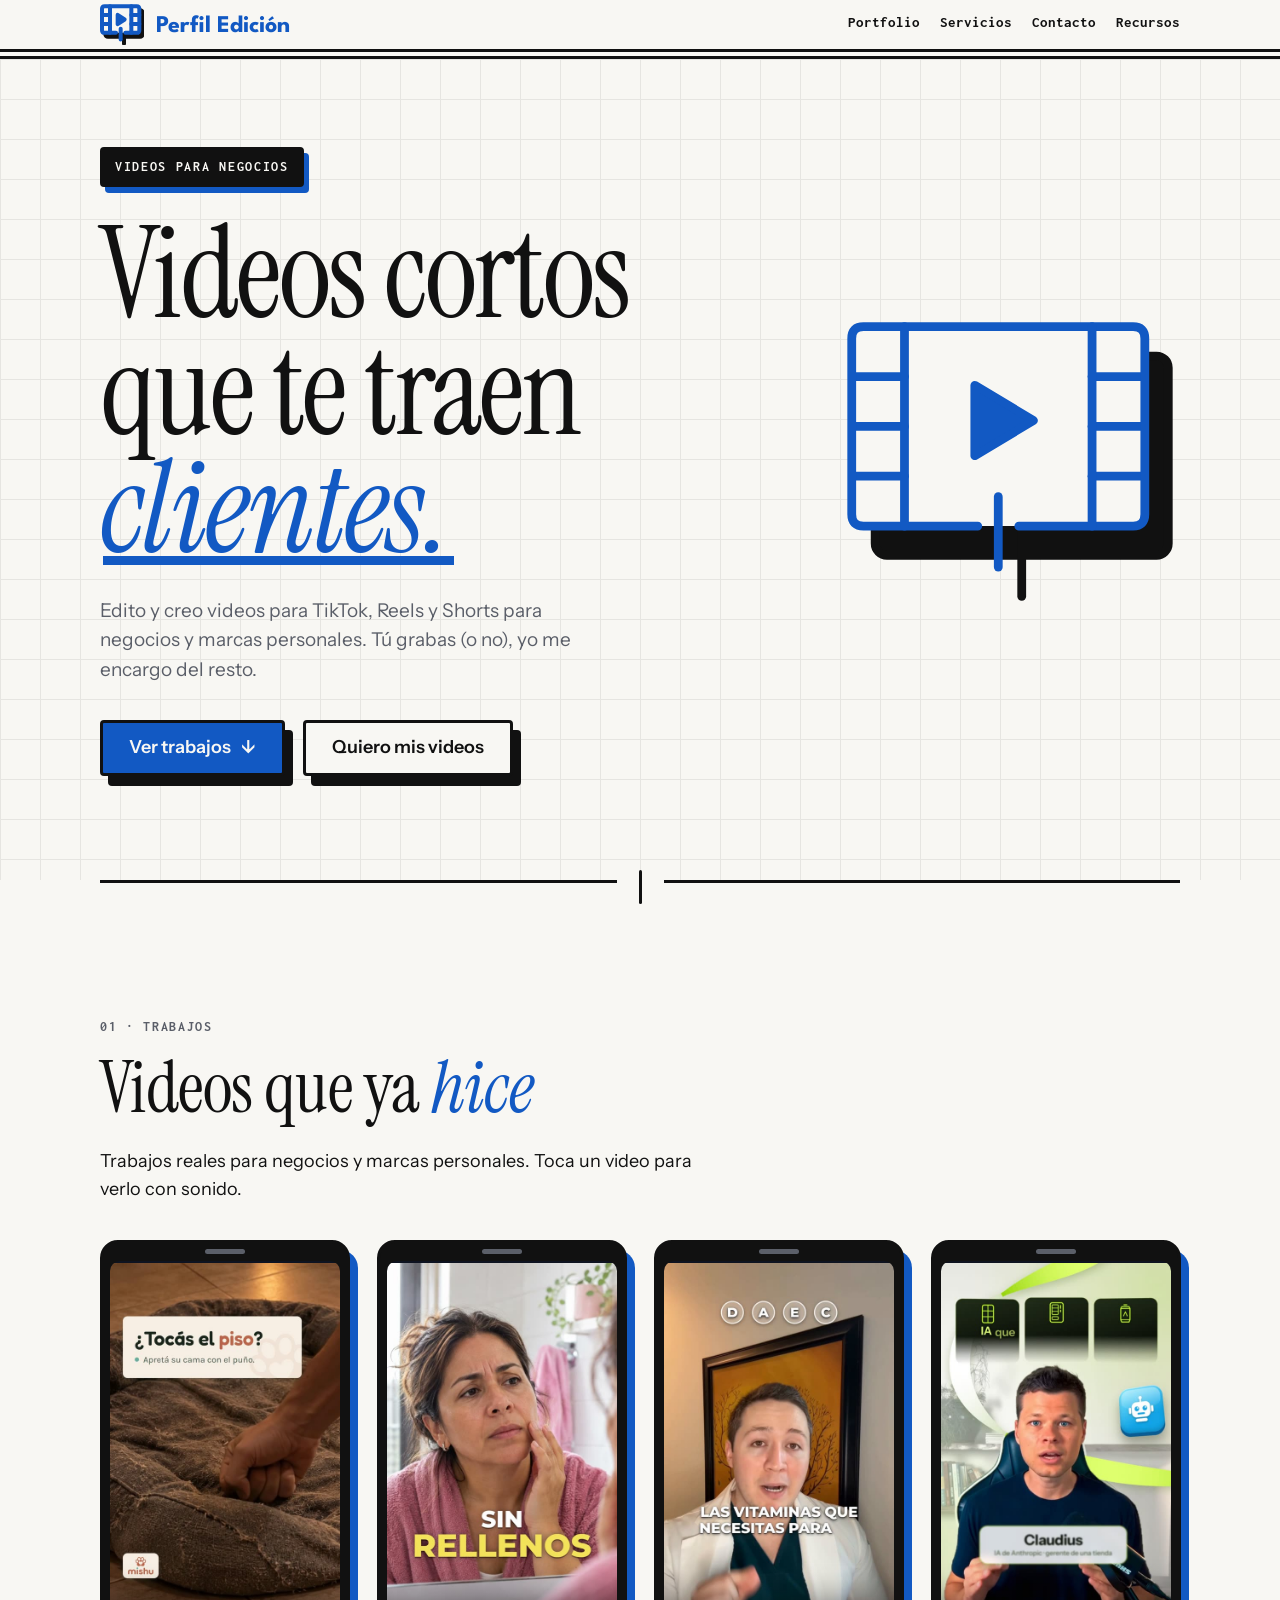
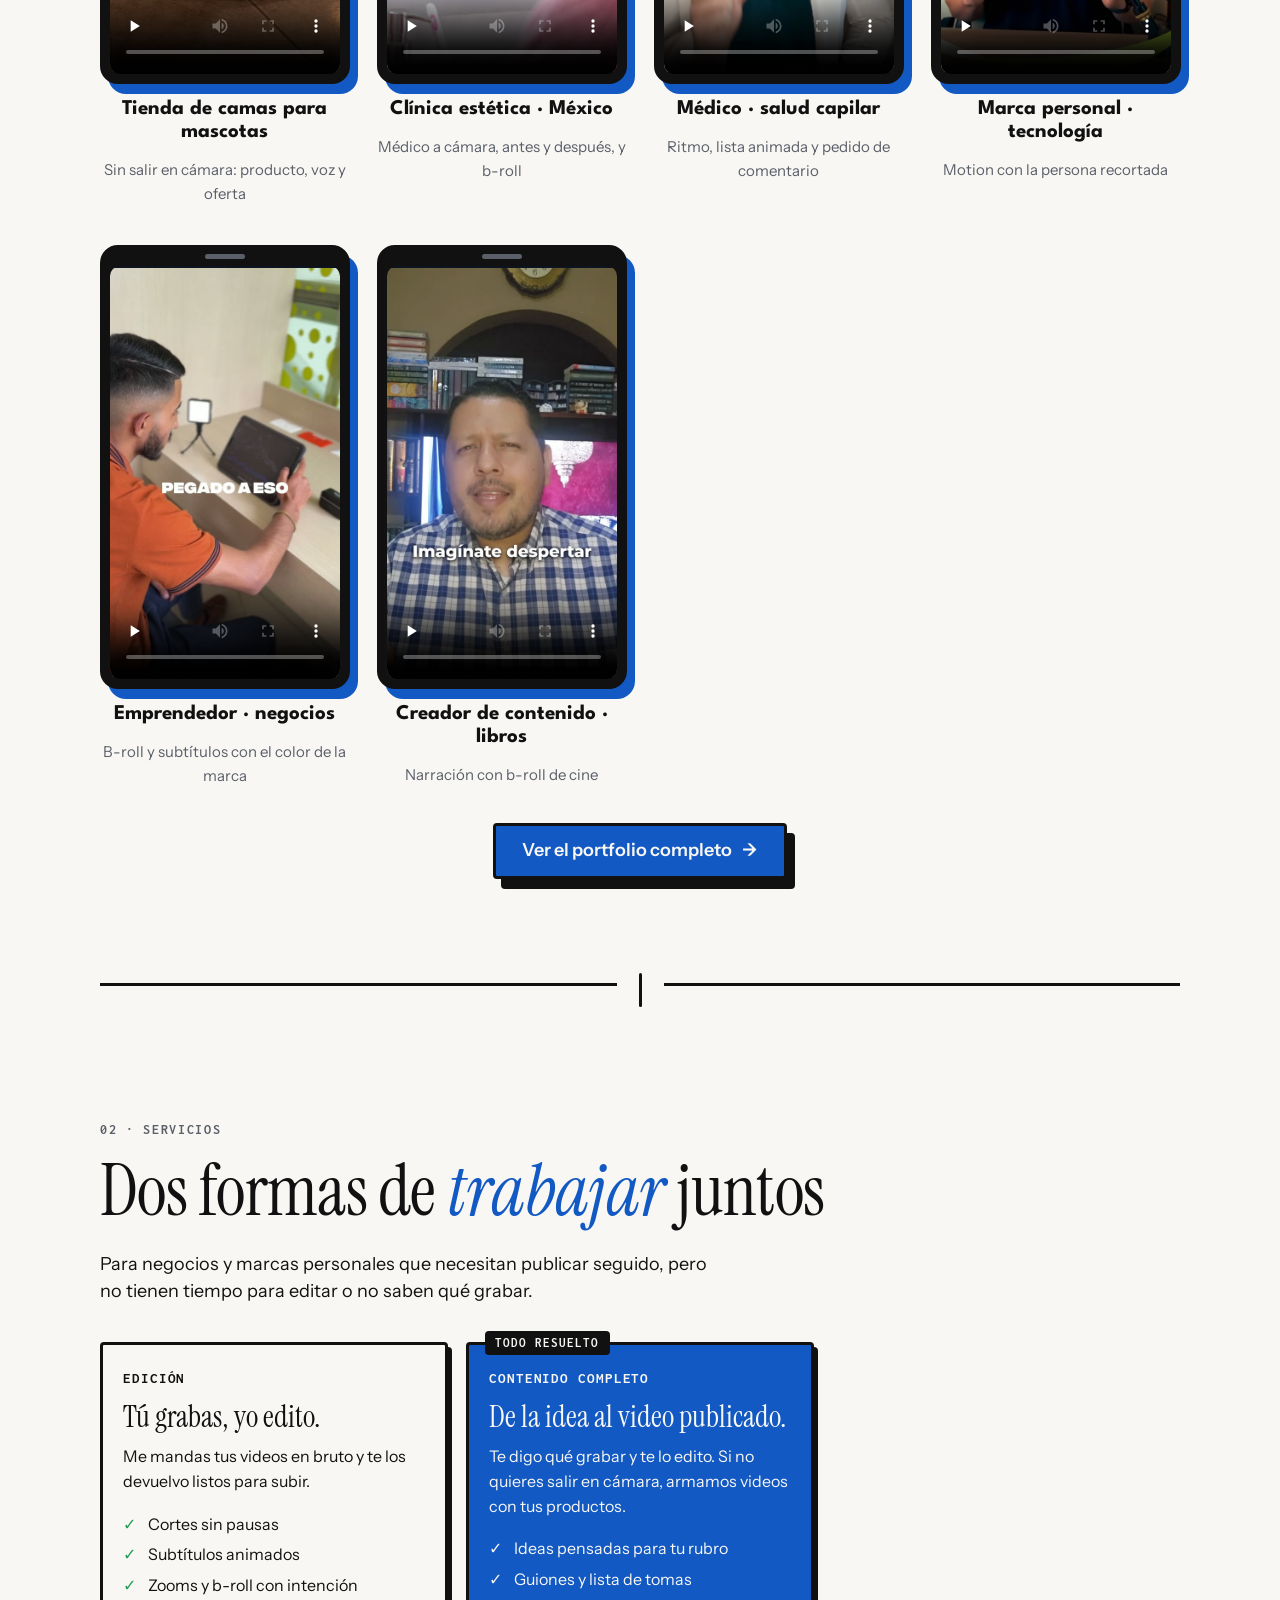
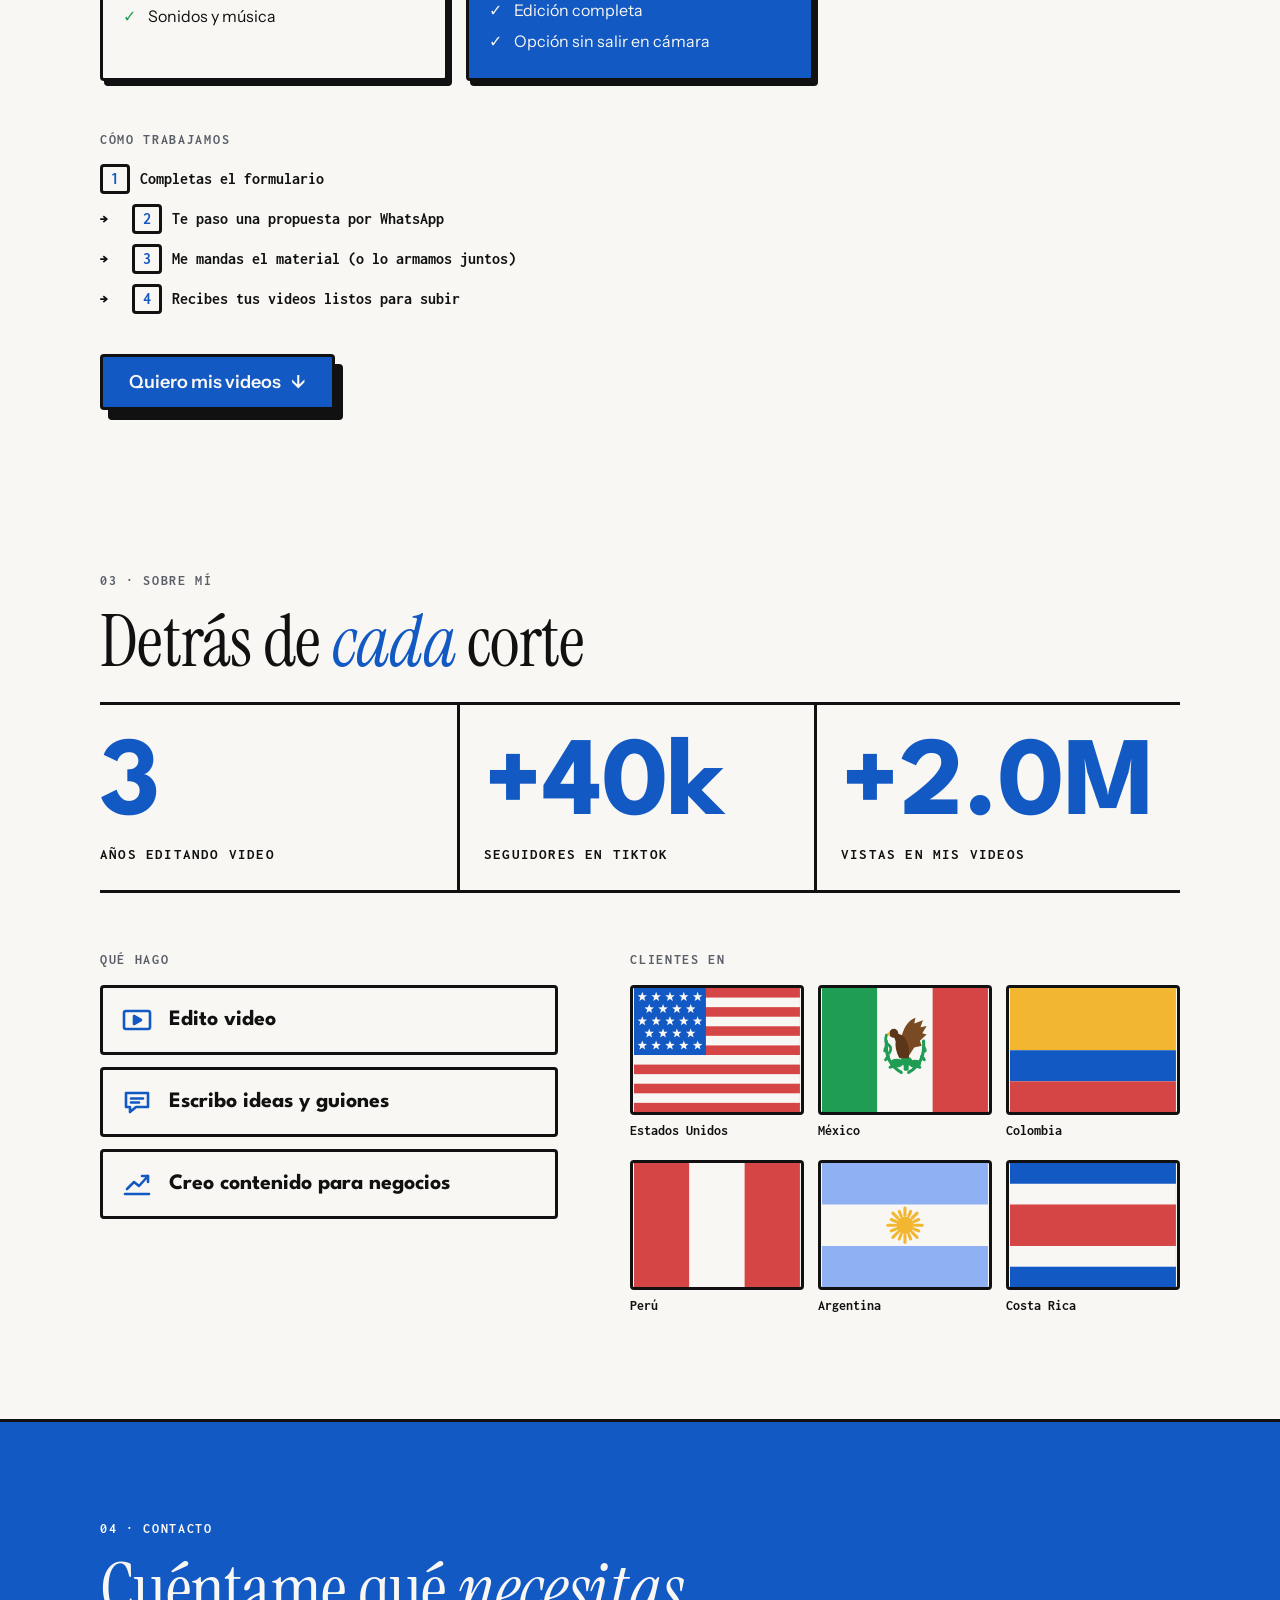
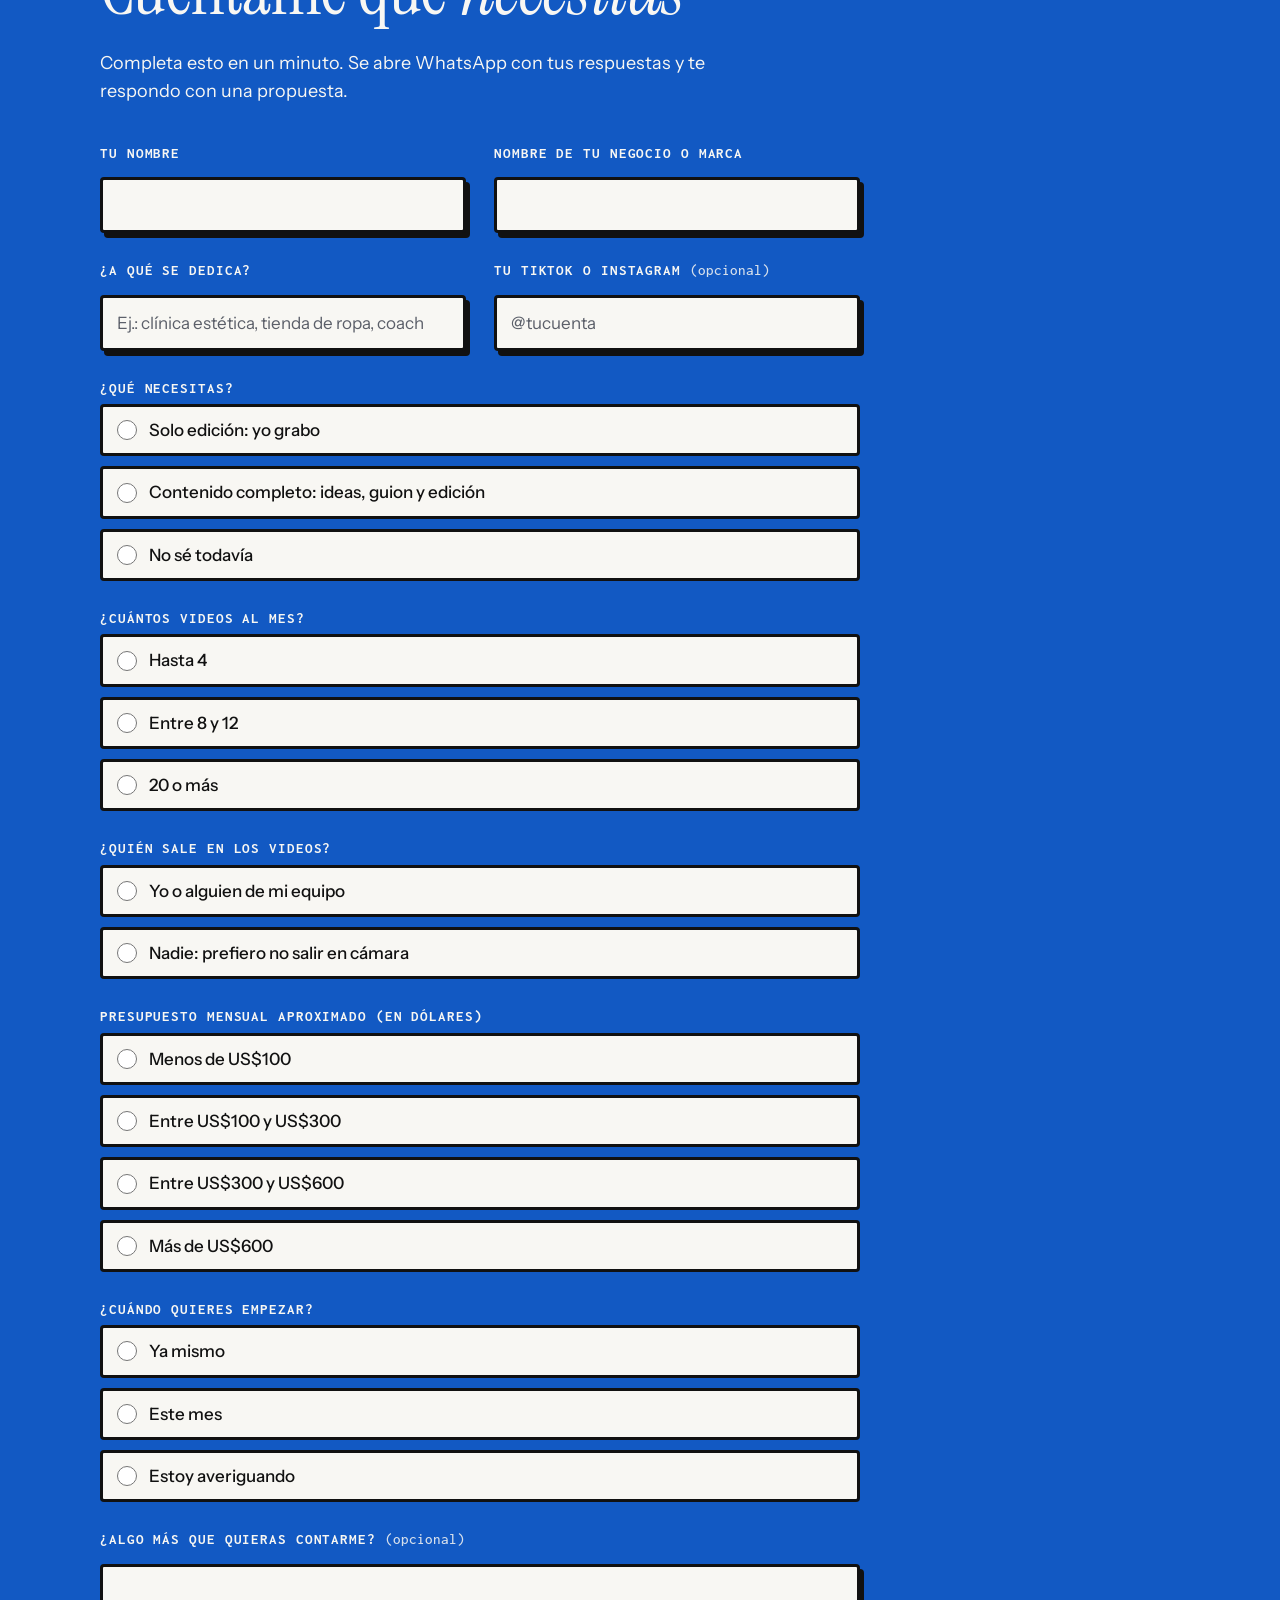
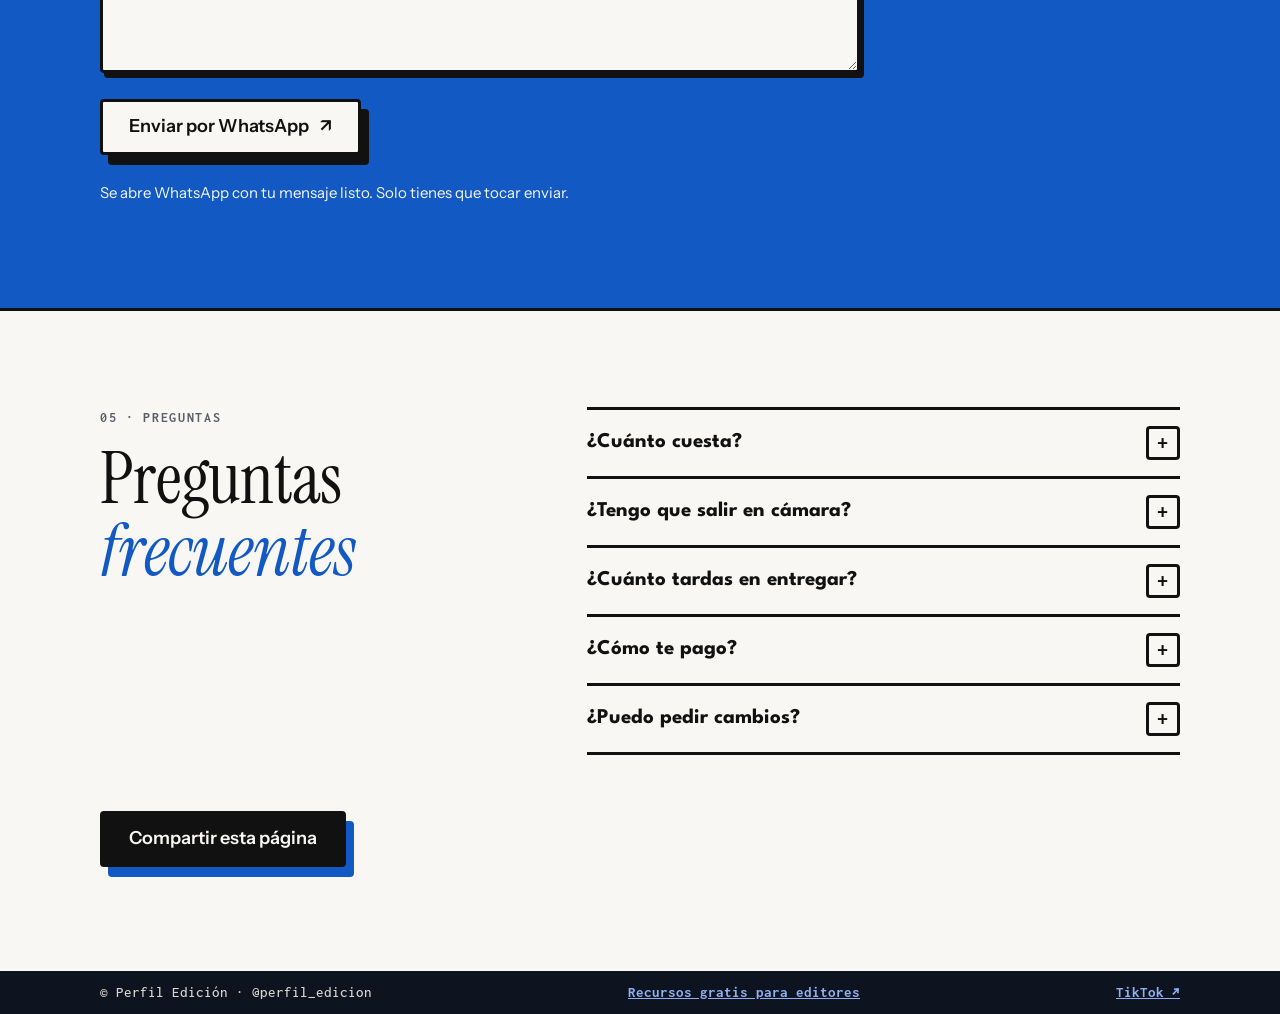
<file: index.html>
<!DOCTYPE html>
<html lang="es">
<head>
  <meta charset="utf-8">
  <meta name="viewport" content="width=device-width, initial-scale=1">

  <!-- ===== METADATOS ===== -->
  <title>Perfil Edición · Videos cortos para negocios y marcas personales</title>
  <meta name="description" content="Edito y creo videos cortos para TikTok, Reels y Shorts: ideas, guion y edición para que tu negocio o tu marca personal consiga clientes. Clientes en 6 países.">
  <meta name="theme-color" content="#F8F7F3">

  <!-- =========================================================
       DOMINIO DEL SITIO — CAMBIA AQUÍ CUANDO LO TENGAS
       Reemplaza "https://perfil-edicion.vercel.app" en las 3 líneas
       de abajo (canonical, og:url y og:image) por tu dominio final.
       Va escrito en el HTML (no en main.js) porque WhatsApp,
       Instagram y Google leen estas etiquetas sin ejecutar JavaScript.
       ========================================================= -->
  <link rel="canonical" href="https://perfil-edicion.vercel.app/">
  <meta property="og:url" content="https://perfil-edicion.vercel.app/">
  <meta property="og:image" content="https://perfil-edicion.vercel.app/og-image.png">

  <!-- Open Graph: lo que se ve al compartir el enlace -->
  <meta property="og:type" content="website">
  <meta property="og:locale" content="es_LA">
  <meta property="og:site_name" content="Perfil Edición">
  <meta property="og:title" content="Perfil Edición · Videos cortos que te traen clientes">
  <meta property="og:description" content="Ideas, guion y edición de videos cortos para negocios y marcas personales. Cuéntame qué necesitas.">
  <meta property="og:image:width" content="1200">
  <meta property="og:image:height" content="630">
  <meta property="og:image:alt" content="Logo de Perfil Edición y el lema Menos pasos, mejores cortes.">
  <meta name="twitter:card" content="summary_large_image">

  <!-- Favicon: el símbolo en su versión avatar -->
  <link rel="icon" href="favicon.svg" type="image/svg+xml">

  <!-- ===== FUENTES (Google Fonts, licencia OFL) ===== -->
  <link rel="preconnect" href="https://fonts.googleapis.com">
  <link rel="preconnect" href="https://fonts.gstatic.com" crossorigin>
  <link href="https://fonts.googleapis.com/css2?family=League+Spartan:wght@700&family=Instrument+Serif:ital@0;1&family=Instrument+Sans:wght@400;500;600&family=Inconsolata:wght@500;700&display=swap" rel="stylesheet">

  <link rel="stylesheet" href="styles.css">

  <!-- =========================================================
       ANALÍTICA — pega aquí el script cuando lo tengas
       (por ejemplo, Vercel Web Analytics o Plausible).
       Ejemplo Vercel:
       <script defer src="/_vercel/insights/script.js"></script>
       ========================================================= -->
</head>
<body>
  <a class="saltar" href="#contenido">Saltar al contenido</a>

  <!-- ===================================================== -->
  <!-- 1. CABECERA (con barra de progreso del scroll)         -->
  <!-- ===================================================== -->
  <header class="cabecera">
    <div class="contenedor cabecera__fila">
      <a class="logo" href="#inicio" aria-label="Perfil Edición, ir al inicio">
        <svg class="logo__simbolo" viewBox="17 19 66 61" aria-hidden="true" focusable="false">
          <g transform="translate(5 6)" fill="#111111" stroke="#111111" stroke-width="6" stroke-linecap="round" stroke-linejoin="round"><rect x="20" y="22" width="56" height="40" rx="4"/><line x1="48" y1="56" x2="48" y2="72"/></g>
          <rect x="20" y="22" width="56" height="40" rx="4" fill="#F8F7F3"/>
          <g fill="none" stroke="#1259C3" stroke-width="6" stroke-linecap="round" stroke-linejoin="round">
            <path d="M55 62 H72 Q76 62 76 58 V26 Q76 22 72 22 H24 Q20 22 20 26 V58 Q20 62 24 62 H41"/>
            <line x1="32" y1="22" x2="32" y2="62"/><line x1="64" y1="22" x2="64" y2="62"/>
            <line x1="20" y1="35.3" x2="32" y2="35.3"/><line x1="20" y1="48.7" x2="32" y2="48.7"/>
            <line x1="64" y1="35.3" x2="76" y2="35.3"/><line x1="64" y1="48.7" x2="76" y2="48.7"/>
            <polygon points="43.5,35 54,42 43.5,49" fill="#1259C3"/>
            <line x1="48" y1="56" x2="48" y2="72"/>
          </g>
        </svg>
        <span class="logo__nombre">Perfil Edición</span>
      </a>
      <nav class="nav" aria-label="Secciones">
        <a href="portfolio.html">Portfolio</a>
        <a href="#servicios">Servicios</a>
        <a href="#contacto">Contacto</a>
        <!-- Los recursos para editores viven en su propia página (17/11/2026) -->
        <a href="recursos.html">Recursos</a>
      </nav>
    </div>
    <!-- Barra de progreso del scroll (decorativa) -->
    <div class="progreso" aria-hidden="true"><div class="progreso__barra"></div></div>
  </header>

  <main id="contenido">

    <!-- ===================================================== -->
    <!-- 2. PORTADA                                             -->
    <!-- ===================================================== -->
    <section class="portada fondo-grilla" id="inicio">
      <div class="contenedor portada__grid">
        <div class="portada__texto">
          <p class="sello sello--tinta">Videos para negocios</p>
          <h1 class="titular">Videos cortos que te traen <em class="subrayado">clientes.</em></h1>
          <p class="bajada">Edito y creo videos para TikTok, Reels y Shorts para negocios y marcas personales. Tú grabas (o no), yo me encargo del resto.</p>
          <!-- Sin precios (decisión del 17/11/2026): primero se ven los trabajos
               y el contacto es por el formulario, que llega a WhatsApp. -->
          <div class="portada__botones">
            <a class="boton boton--acento" href="#trabajos">Ver trabajos <span aria-hidden="true">↓</span></a>
            <a class="boton boton--papel" href="#contacto">Quiero mis videos</a>
          </div>
        </div>

        <div class="portada__visual">
          <!-- Símbolo animado: la tira avanza, el play late y el corte baja y sube.
               Se muestra mientras no haya video (ver VIDEO_PORTADA en main.js). -->
          <svg class="portada__simbolo simbolo-animado" data-simbolo viewBox="0 0 116 100" role="img" aria-label="Símbolo de Perfil Edición: una tira de película con un botón de play y una marca de corte">
            <defs><clipPath id="clip-tira"><rect x="4" y="4" width="100" height="68" rx="4"/></clipPath></defs>
            <g transform="translate(8 10)" fill="#111111" stroke="#111111" stroke-width="3" stroke-linecap="round" stroke-linejoin="round">
              <rect x="4" y="4" width="100" height="68" rx="4"/>
              <line class="anim-corte" x1="54" y1="62" x2="54" y2="86"/>
            </g>
            <rect x="4" y="4" width="100" height="68" rx="4" fill="#F8F7F3"/>
            <g fill="none" stroke="#1259C3" stroke-width="3" stroke-linecap="round" stroke-linejoin="round">
              <!-- Perforaciones que se desplazan (recortadas al marco) -->
              <g clip-path="url(#clip-tira)">
                <g class="anim-tira">
                  <line x1="4" y1="-13" x2="22" y2="-13"/><line x1="4" y1="4" x2="22" y2="4"/><line x1="4" y1="21" x2="22" y2="21"/><line x1="4" y1="38" x2="22" y2="38"/><line x1="4" y1="55" x2="22" y2="55"/>
                  <line x1="86" y1="-13" x2="104" y2="-13"/><line x1="86" y1="4" x2="104" y2="4"/><line x1="86" y1="21" x2="104" y2="21"/><line x1="86" y1="38" x2="104" y2="38"/><line x1="86" y1="55" x2="104" y2="55"/>
                </g>
              </g>
              <path d="M61 72 H100 Q104 72 104 68 V8 Q104 4 100 4 H8 Q4 4 4 8 V68 Q4 72 8 72 H47"/>
              <line x1="22" y1="4" x2="22" y2="72"/><line x1="86" y1="4" x2="86" y2="72"/>
              <polygon class="anim-play" points="46,24 66,36 46,48" fill="#1259C3"/>
              <line class="anim-corte" x1="54" y1="62" x2="54" y2="86"/>
            </g>
          </svg>

          <!-- Hueco para video: oculto hasta que completes VIDEO_PORTADA en main.js -->
          <figure class="celular" data-video-marco hidden>
            <span class="celular__parlante" aria-hidden="true"></span>
            <video class="celular__video" muted loop playsinline preload="none" aria-label="Clip corto de mis ediciones"></video>
            <button class="celular__pausa" type="button" data-video-pausa aria-pressed="false">Pausar video</button>
          </figure>
        </div>
      </div>
    </section>

    <!-- Separador con marca de corte -->
    <div class="corte aparecer" aria-hidden="true"><span class="corte__linea"></span><span class="corte__marca"></span><span class="corte__linea"></span></div>


    <!-- ===================================================== -->
    <!-- 2b. TRABAJOS (lo primero que busca un cliente)         -->
    <!-- Cada video: MP4 comprimido + imagen de portada en      -->
    <!-- videos/. Solo trabajos con permiso del cliente.        -->
    <!-- ===================================================== -->
    <section class="seccion" id="trabajos" aria-labelledby="t-trabajos">
      <div class="contenedor">
        <p class="etiqueta">01 · Trabajos</p>
        <h2 class="titulo" id="t-trabajos">Videos que ya <em>hice</em></h2>
        <p class="intro">Trabajos reales para negocios y marcas personales. Toca un video para verlo con sonido.</p>

        <!-- Para sumar un trabajo, copia un <li> y cambia el video, la portada y los textos.
             preload="none": el video no se descarga hasta que lo tocan (la página carga rápido). -->
        <ul class="trabajos aparecer escalonado" role="list" data-trabajos>
          <li class="trabajo">
            <figure class="celular celular--chico">
              <span class="celular__parlante" aria-hidden="true"></span>
              <video class="celular__video" src="videos/mishu.mp4" poster="videos/mishu.jpg" controls preload="none" playsinline aria-label="Video de ejemplo: Tienda de camas para mascotas"></video>
            </figure>
            <p class="trabajo__rubro">Tienda de camas para mascotas</p>
            <p class="trabajo__det">Sin salir en cámara: producto, voz y oferta</p>
          </li>
          <li class="trabajo">
            <figure class="celular celular--chico">
              <span class="celular__parlante" aria-hidden="true"></span>
              <video class="celular__video" src="videos/corpocell.mp4" poster="videos/corpocell.jpg" controls preload="none" playsinline aria-label="Video de ejemplo: Clínica estética · México"></video>
            </figure>
            <p class="trabajo__rubro">Clínica estética · México</p>
            <p class="trabajo__det">Médico a cámara, antes y después, y b-roll</p>
          </li>
          <li class="trabajo">
            <figure class="celular celular--chico">
              <span class="celular__parlante" aria-hidden="true"></span>
              <video class="celular__video" src="videos/medico.mp4" poster="videos/medico.jpg" controls preload="none" playsinline aria-label="Video de ejemplo: Médico · salud capilar"></video>
            </figure>
            <p class="trabajo__rubro">Médico · salud capilar</p>
            <p class="trabajo__det">Ritmo, lista animada y pedido de comentario</p>
          </li>
          <li class="trabajo">
            <figure class="celular celular--chico">
              <span class="celular__parlante" aria-hidden="true"></span>
              <video class="celular__video" src="videos/marca-personal.mp4" poster="videos/marca-personal.jpg" controls preload="none" playsinline aria-label="Video de ejemplo: Marca personal · tecnología"></video>
            </figure>
            <p class="trabajo__rubro">Marca personal · tecnología</p>
            <p class="trabajo__det">Motion con la persona recortada</p>
          </li>
          <li class="trabajo">
            <figure class="celular celular--chico">
              <span class="celular__parlante" aria-hidden="true"></span>
              <video class="celular__video" src="videos/finanzas.mp4" poster="videos/finanzas.jpg" controls preload="none" playsinline aria-label="Video de ejemplo: Emprendedor · negocios"></video>
            </figure>
            <p class="trabajo__rubro">Emprendedor · negocios</p>
            <p class="trabajo__det">B-roll y subtítulos con el color de la marca</p>
          </li>
          <li class="trabajo">
            <figure class="celular celular--chico">
              <span class="celular__parlante" aria-hidden="true"></span>
              <video class="celular__video" src="videos/libros.mp4" poster="videos/libros.jpg" controls preload="none" playsinline aria-label="Video de ejemplo: Creador de contenido · libros"></video>
            </figure>
            <p class="trabajo__rubro">Creador de contenido · libros</p>
            <p class="trabajo__det">Narración con b-roll de cine</p>
          </li>
        </ul>
        <p class="aparecer" style="margin-top:36px;text-align:center"><a class="boton boton--acento" href="portfolio.html">Ver el portfolio completo <span aria-hidden="true">→</span></a></p>
      </div>
    </section>

    <!-- Separador con marca de corte -->
    <div class="corte aparecer" aria-hidden="true"><span class="corte__linea"></span><span class="corte__marca"></span><span class="corte__linea"></span></div>

    <!-- ===================================================== -->
    <!-- 2c. SERVICIOS (sin precios: se cotiza por el formulario) -->
    <!-- ===================================================== -->
    <section class="seccion seccion--servicio" id="servicios" aria-labelledby="t-servicios">
      <div class="contenedor">
        <p class="etiqueta">02 · Servicios</p>
        <h2 class="titulo" id="t-servicios">Dos formas de <em>trabajar</em> juntos</h2>
        <p class="intro">Para negocios y marcas personales que necesitan publicar seguido, pero no tienen tiempo para editar o no saben qué grabar.</p>

        <!-- Dos servicios. El completo va destacado: es el que resuelve todo. -->
        <ul class="planes planes--dos aparecer escalonado" role="list">
          <li class="plan">
            <h3 class="plan__t">Edición</h3>
            <p class="plan__lema">Tú grabas, yo edito.</p>
            <p class="plan__det">Me mandas tus videos en bruto y te los devuelvo listos para subir.</p>
            <ul class="incluye incluye--chico" role="list">
              <li>Cortes sin pausas</li>
              <li>Subtítulos animados</li>
              <li>Zooms y b-roll con intención</li>
              <li>Sonidos y música</li>
            </ul>
          </li>
          <li class="plan plan--destacado">
            <span class="plan__sello">Todo resuelto</span>
            <h3 class="plan__t">Contenido completo</h3>
            <p class="plan__lema">De la idea al video publicado.</p>
            <p class="plan__det">Te digo qué grabar y te lo edito. Si no quieres salir en cámara, armamos videos con tus productos.</p>
            <ul class="incluye incluye--chico" role="list">
              <li>Ideas pensadas para tu rubro</li>
              <li>Guiones y lista de tomas</li>
              <li>Edición completa</li>
              <li>Opción sin salir en cámara</li>
            </ul>
          </li>
        </ul>

        <h3 class="etiqueta">Cómo trabajamos</h3>
        <ol class="pasos pasos--columna">
          <li><span class="pasos__n">1</span>Completas el formulario</li>
          <li><span class="pasos__n">2</span>Te paso una propuesta por WhatsApp</li>
          <li><span class="pasos__n">3</span>Me mandas el material (o lo armamos juntos)</li>
          <li><span class="pasos__n">4</span>Recibes tus videos listos para subir</li>
        </ol>

        <a class="boton boton--acento" href="#contacto">Quiero mis videos <span aria-hidden="true">↓</span></a>
      </div>
    </section>

    <!-- ===================================================== -->
    <!-- 3. SOBRE MÍ (sin foto: no salgo en cámara)             -->
    <!-- ===================================================== -->
    <section class="seccion seccion--sobre" id="sobre-mi" aria-labelledby="t-sobre">
      <div class="contenedor">
        <p class="etiqueta">03 · Sobre mí</p>
        <h2 class="titulo" id="t-sobre">Detrás de <em>cada</em> corte</h2>

        <!-- Tres datos grandes: el número final está escrito aquí;
             main.js solo lo anima desde 0 al aparecer. -->
        <ul class="datos aparecer escalonado" role="list" data-contadores>
          <li class="dato"><span class="dato__num" data-contar="3">3</span><span class="dato__txt">años editando video</span></li>
          <li class="dato"><span class="dato__num" data-contar="40" data-prefijo="+" data-sufijo="k">+40k</span><span class="dato__txt">seguidores en TikTok</span></li>
          <li class="dato"><span class="dato__num" data-contar="2" data-prefijo="+" data-sufijo="M" data-decimales="1">+2M</span><span class="dato__txt">vistas en mis videos</span></li>
        </ul>

        <div class="sobre__grid">
          <!-- Qué hago -->
          <div>
            <h3 class="etiqueta">Qué hago</h3>
            <ul class="hago aparecer escalonado" role="list">
              <li class="hago__item">
                <svg viewBox="0 0 32 32" aria-hidden="true" focusable="false"><rect x="3" y="7" width="26" height="18" rx="2"/><path d="M13 12 L20 16 L13 20 Z" class="relleno"/></svg>
                <span>Edito video</span>
              </li>
              <li class="hago__item">
                <svg viewBox="0 0 32 32" aria-hidden="true" focusable="false"><path d="M5 7 H27 V21 H15 L9 26 V21 H5 Z"/><line x1="10" y1="12.5" x2="22" y2="12.5"/><line x1="10" y1="16.5" x2="18" y2="16.5"/></svg>
                <span>Escribo ideas y guiones</span>
              </li>
              <li class="hago__item">
                <!-- Gráfico que sube: contenido pensado para vender -->
                <svg viewBox="0 0 32 32" aria-hidden="true" focusable="false"><path d="M4 26 H28"/><path d="M6 21 L13 14 L18 18 L27 8"/><path d="M21 8 H27 V14"/></svg>
                <span>Creo contenido para negocios</span>
              </li>
            </ul>
          </div>

          <!-- Clientes en: banderas dibujadas en SVG (sin emojis) -->
          <div>
            <h3 class="etiqueta">Clientes en</h3>
            <ul class="banderas aparecer escalonado" role="list">
              <li class="bandera">
                <svg class="bandera__svg" viewBox="0 0 60 45" aria-hidden="true" focusable="false">
                  <rect width="60" height="45" fill="#D64545"/>
                  <g fill="#F8F7F3"><rect y="3.46" width="60" height="3.46"/><rect y="10.38" width="60" height="3.46"/><rect y="17.3" width="60" height="3.46"/><rect y="24.23" width="60" height="3.46"/><rect y="31.15" width="60" height="3.46"/><rect y="38.07" width="60" height="3.46"/></g>
                  <rect width="26" height="24.23" fill="#1259C3"/>
                  <g fill="#F8F7F3"><polygon points="3.00,1.40 3.44,2.59 4.71,2.64 3.71,3.43 4.06,4.66 3.00,3.95 1.94,4.66 2.29,3.43 1.29,2.64 2.56,2.59"/><polygon points="8.00,1.40 8.44,2.59 9.71,2.64 8.71,3.43 9.06,4.66 8.00,3.95 6.94,4.66 7.29,3.43 6.29,2.64 7.56,2.59"/><polygon points="13.00,1.40 13.44,2.59 14.71,2.64 13.71,3.43 14.06,4.66 13.00,3.95 11.94,4.66 12.29,3.43 11.29,2.64 12.56,2.59"/><polygon points="18.00,1.40 18.44,2.59 19.71,2.64 18.71,3.43 19.06,4.66 18.00,3.95 16.94,4.66 17.29,3.43 16.29,2.64 17.56,2.59"/><polygon points="23.00,1.40 23.44,2.59 24.71,2.64 23.71,3.43 24.06,4.66 23.00,3.95 21.94,4.66 22.29,3.43 21.29,2.64 22.56,2.59"/><polygon points="5.50,5.80 5.94,6.99 7.21,7.04 6.21,7.83 6.56,9.06 5.50,8.35 4.44,9.06 4.79,7.83 3.79,7.04 5.06,6.99"/><polygon points="10.50,5.80 10.94,6.99 12.21,7.04 11.21,7.83 11.56,9.06 10.50,8.35 9.44,9.06 9.79,7.83 8.79,7.04 10.06,6.99"/><polygon points="15.50,5.80 15.94,6.99 17.21,7.04 16.21,7.83 16.56,9.06 15.50,8.35 14.44,9.06 14.79,7.83 13.79,7.04 15.06,6.99"/><polygon points="20.50,5.80 20.94,6.99 22.21,7.04 21.21,7.83 21.56,9.06 20.50,8.35 19.44,9.06 19.79,7.83 18.79,7.04 20.06,6.99"/><polygon points="3.00,10.20 3.44,11.39 4.71,11.44 3.71,12.23 4.06,13.46 3.00,12.75 1.94,13.46 2.29,12.23 1.29,11.44 2.56,11.39"/><polygon points="8.00,10.20 8.44,11.39 9.71,11.44 8.71,12.23 9.06,13.46 8.00,12.75 6.94,13.46 7.29,12.23 6.29,11.44 7.56,11.39"/><polygon points="13.00,10.20 13.44,11.39 14.71,11.44 13.71,12.23 14.06,13.46 13.00,12.75 11.94,13.46 12.29,12.23 11.29,11.44 12.56,11.39"/><polygon points="18.00,10.20 18.44,11.39 19.71,11.44 18.71,12.23 19.06,13.46 18.00,12.75 16.94,13.46 17.29,12.23 16.29,11.44 17.56,11.39"/><polygon points="23.00,10.20 23.44,11.39 24.71,11.44 23.71,12.23 24.06,13.46 23.00,12.75 21.94,13.46 22.29,12.23 21.29,11.44 22.56,11.39"/><polygon points="5.50,14.60 5.94,15.79 7.21,15.84 6.21,16.63 6.56,17.86 5.50,17.15 4.44,17.86 4.79,16.63 3.79,15.84 5.06,15.79"/><polygon points="10.50,14.60 10.94,15.79 12.21,15.84 11.21,16.63 11.56,17.86 10.50,17.15 9.44,17.86 9.79,16.63 8.79,15.84 10.06,15.79"/><polygon points="15.50,14.60 15.94,15.79 17.21,15.84 16.21,16.63 16.56,17.86 15.50,17.15 14.44,17.86 14.79,16.63 13.79,15.84 15.06,15.79"/><polygon points="20.50,14.60 20.94,15.79 22.21,15.84 21.21,16.63 21.56,17.86 20.50,17.15 19.44,17.86 19.79,16.63 18.79,15.84 20.06,15.79"/><polygon points="3.00,19.00 3.44,20.19 4.71,20.24 3.71,21.03 4.06,22.26 3.00,21.55 1.94,22.26 2.29,21.03 1.29,20.24 2.56,20.19"/><polygon points="8.00,19.00 8.44,20.19 9.71,20.24 8.71,21.03 9.06,22.26 8.00,21.55 6.94,22.26 7.29,21.03 6.29,20.24 7.56,20.19"/><polygon points="13.00,19.00 13.44,20.19 14.71,20.24 13.71,21.03 14.06,22.26 13.00,21.55 11.94,22.26 12.29,21.03 11.29,20.24 12.56,20.19"/><polygon points="18.00,19.00 18.44,20.19 19.71,20.24 18.71,21.03 19.06,22.26 18.00,21.55 16.94,22.26 17.29,21.03 16.29,20.24 17.56,20.19"/><polygon points="23.00,19.00 23.44,20.19 24.71,20.24 23.71,21.03 24.06,22.26 23.00,21.55 21.94,22.26 22.29,21.03 21.29,20.24 22.56,20.19"/></g>
                </svg>
                <span>Estados Unidos</span>
              </li>
              <li class="bandera">
                <svg class="bandera__svg" viewBox="0 0 60 45" aria-hidden="true" focusable="false">
                  <rect width="20" height="45" fill="#1F9D55"/><rect x="20" width="20" height="45" fill="#F8F7F3"/><rect x="40" width="20" height="45" fill="#D64545"/>
                  <!-- Escudo simplificado: águila sobre el nopal, serpiente y laurel -->
                  <g transform="translate(30 22) scale(1.12) translate(-30 -22)">
                  <g fill="none" stroke="#1F9D55" stroke-width="1" stroke-linecap="round"><path d="M24 19.5 Q23.4 26.5 28.8 29.6"/><path d="M36 19.5 Q36.6 26.5 31.2 29.6"/></g>
                  <g fill="#1F9D55"><ellipse cx="23.7" cy="22" rx="1.2" ry=".55" transform="rotate(-70 23.7 22)"/><ellipse cx="24.2" cy="25" rx="1.2" ry=".55" transform="rotate(-50 24.2 25)"/><ellipse cx="25.8" cy="27.6" rx="1.2" ry=".55" transform="rotate(-30 25.8 27.6)"/><ellipse cx="36.3" cy="22" rx="1.2" ry=".55" transform="rotate(70 36.3 22)"/><ellipse cx="35.8" cy="25" rx="1.2" ry=".55" transform="rotate(50 35.8 25)"/><ellipse cx="34.2" cy="27.6" rx="1.2" ry=".55" transform="rotate(30 34.2 27.6)"/></g>
                  <g fill="#1F9D55"><ellipse cx="27.3" cy="26.6" rx="2.2" ry="1.4"/><ellipse cx="30.4" cy="26" rx="2" ry="1.5"/><ellipse cx="33.2" cy="26.8" rx="2" ry="1.3"/><rect x="29.6" y="26.5" width="1.6" height="2.6" rx=".5"/></g>
                  <path d="M28.6 19.6 Q29.6 13.4 33.4 12 L33 13.8 L35.8 12.8 L35 15 L37 14.6 L35.6 17 L37 17.4 L34.8 19.4 L35.4 21 L33 21.6 L31 24.6 Z" fill="#7A4A22"/>
                  <path d="M26.2 17.4 Q28.8 16.4 30.4 19.2 Q31.8 22.2 31.2 25 L28.2 25 Q26.6 22 27 19.6 Z" fill="#5C3618"/>
                  <circle cx="26.4" cy="17" r="1.45" fill="#5C3618"/>
                  <polygon points="25.1,16.5 23.7,17.3 25.1,17.9" fill="#F2B630"/>
                  <path d="M24 17.6 Q23.2 19.8 24.8 20.8 Q26 21.8 24.9 23.4" fill="none" stroke="#1F9D55" stroke-width=".9" stroke-linecap="round"/>
                  </g>
                </svg>
                <span>México</span>
              </li>
              <li class="bandera">
                <svg class="bandera__svg" viewBox="0 0 60 45" aria-hidden="true" focusable="false">
                  <rect width="60" height="22.5" fill="#F2B630"/><rect y="22.5" width="60" height="11.25" fill="#1259C3"/><rect y="33.75" width="60" height="11.25" fill="#D64545"/>
                </svg>
                <span>Colombia</span>
              </li>
              <li class="bandera">
                <svg class="bandera__svg" viewBox="0 0 60 45" aria-hidden="true" focusable="false">
                  <rect width="20" height="45" fill="#D64545"/><rect x="20" width="20" height="45" fill="#F8F7F3"/><rect x="40" width="20" height="45" fill="#D64545"/>
                </svg>
                <span>Perú</span>
              </li>
              <li class="bandera">
                <svg class="bandera__svg" viewBox="0 0 60 45" aria-hidden="true" focusable="false">
                  <rect width="60" height="45" fill="#8FB0F2"/><rect y="15" width="60" height="15" fill="#F8F7F3"/>
                  <!-- Sol de Mayo simplificado -->
                  <g stroke="#F2B630" stroke-width="1.1" stroke-linecap="round"><line x1="33.60" y1="22.50" x2="36.20" y2="22.50"/><line x1="33.33" y1="23.88" x2="34.99" y2="24.57"/><line x1="32.55" y1="25.05" x2="34.38" y2="26.88"/><line x1="31.38" y1="25.83" x2="32.07" y2="27.49"/><line x1="30.00" y1="26.10" x2="30.00" y2="28.70"/><line x1="28.62" y1="25.83" x2="27.93" y2="27.49"/><line x1="27.45" y1="25.05" x2="25.62" y2="26.88"/><line x1="26.67" y1="23.88" x2="25.01" y2="24.57"/><line x1="26.40" y1="22.50" x2="23.80" y2="22.50"/><line x1="26.67" y1="21.12" x2="25.01" y2="20.43"/><line x1="27.45" y1="19.95" x2="25.62" y2="18.12"/><line x1="28.62" y1="19.17" x2="27.93" y2="17.51"/><line x1="30.00" y1="18.90" x2="30.00" y2="16.30"/><line x1="31.38" y1="19.17" x2="32.07" y2="17.51"/><line x1="32.55" y1="19.95" x2="34.38" y2="18.12"/><line x1="33.33" y1="21.12" x2="34.99" y2="20.43"/></g>
                  <circle cx="30" cy="22.5" r="3.2" fill="#F2B630"/>
                </svg>
                <span>Argentina</span>
              </li>
              <li class="bandera">
                <svg class="bandera__svg" viewBox="0 0 60 45" aria-hidden="true" focusable="false">
                  <rect width="60" height="45" fill="#1259C3"/><rect y="7.5" width="60" height="30" fill="#F8F7F3"/><rect y="15" width="60" height="15" fill="#D64545"/>
                </svg>
                <span>Costa Rica</span>
              </li>
            </ul>
          </div>
        </div>
      </div>
    </section>

    <!-- ===================================================== -->
    <!-- 4. CONTACTO: formulario que se envía por WhatsApp       -->
    <!-- No hay servidor: main.js arma el mensaje con las        -->
    <!-- respuestas y abre WhatsApp con el texto ya escrito.     -->
    <!-- La persona solo toca "enviar". (17/11/2026)             -->
    <!-- ===================================================== -->
    <section class="seccion seccion--acento" id="contacto" aria-labelledby="t-contacto">
      <div class="contenedor">
        <p class="etiqueta">04 · Contacto</p>
        <h2 class="titulo" id="t-contacto">Cuéntame qué <em>necesitas</em></h2>
        <p class="intro">Completa esto en un minuto. Se abre WhatsApp con tus respuestas y te respondo con una propuesta.</p>

        <form class="formulario" data-formulario novalidate>
          <div class="campo">
            <label for="f-nombre">Tu nombre</label>
            <input id="f-nombre" name="nombre" type="text" autocomplete="name" required>
          </div>
          <div class="campo">
            <label for="f-marca">Nombre de tu negocio o marca</label>
            <input id="f-marca" name="marca" type="text" autocomplete="organization" required>
          </div>
          <div class="campo">
            <label for="f-rubro">¿A qué se dedica?</label>
            <input id="f-rubro" name="rubro" type="text" placeholder="Ej.: clínica estética, tienda de ropa, coach" required>
          </div>
          <div class="campo">
            <label for="f-cuenta">Tu TikTok o Instagram <span class="campo__opcional">(opcional)</span></label>
            <input id="f-cuenta" name="cuenta" type="text" placeholder="@tucuenta">
          </div>

          <fieldset class="campo campo--opciones">
            <legend>¿Qué necesitas?</legend>
            <label><input type="radio" name="servicio" value="Solo edición (yo grabo)" required> Solo edición: yo grabo</label>
            <label><input type="radio" name="servicio" value="Contenido completo (ideas, guion y edición)"> Contenido completo: ideas, guion y edición</label>
            <label><input type="radio" name="servicio" value="No sé todavía"> No sé todavía</label>
          </fieldset>

          <fieldset class="campo campo--opciones">
            <legend>¿Cuántos videos al mes?</legend>
            <label><input type="radio" name="cantidad" value="Hasta 4" required> Hasta 4</label>
            <label><input type="radio" name="cantidad" value="Entre 8 y 12"> Entre 8 y 12</label>
            <label><input type="radio" name="cantidad" value="20 o más"> 20 o más</label>
          </fieldset>

          <fieldset class="campo campo--opciones">
            <legend>¿Quién sale en los videos?</legend>
            <label><input type="radio" name="camara" value="Yo o alguien de mi equipo" required> Yo o alguien de mi equipo</label>
            <label><input type="radio" name="camara" value="Nadie: prefiero no salir en cámara"> Nadie: prefiero no salir en cámara</label>
          </fieldset>

          <fieldset class="campo campo--opciones">
            <legend>Presupuesto mensual aproximado (en dólares)</legend>
            <label><input type="radio" name="presupuesto" value="Menos de US$100" required> Menos de US$100</label>
            <label><input type="radio" name="presupuesto" value="Entre US$100 y US$300"> Entre US$100 y US$300</label>
            <label><input type="radio" name="presupuesto" value="Entre US$300 y US$600"> Entre US$300 y US$600</label>
            <label><input type="radio" name="presupuesto" value="Más de US$600"> Más de US$600</label>
          </fieldset>

          <fieldset class="campo campo--opciones">
            <legend>¿Cuándo quieres empezar?</legend>
            <label><input type="radio" name="cuando" value="Ya mismo" required> Ya mismo</label>
            <label><input type="radio" name="cuando" value="Este mes"> Este mes</label>
            <label><input type="radio" name="cuando" value="Estoy averiguando"> Estoy averiguando</label>
          </fieldset>

          <div class="campo campo--ancho">
            <label for="f-mensaje">¿Algo más que quieras contarme? <span class="campo__opcional">(opcional)</span></label>
            <textarea id="f-mensaje" name="mensaje" rows="3"></textarea>
          </div>

          <p class="formulario__error" role="alert" data-formulario-error></p>
          <button class="boton boton--papel" type="submit">Enviar por WhatsApp <span aria-hidden="true">↗</span></button>
          <p class="formulario__nota">Se abre WhatsApp con tu mensaje listo. Solo tienes que tocar enviar.</p>
        </form>
      </div>
    </section>

    <!-- ===================================================== -->
    <!-- 6. PREGUNTAS FRECUENTES                               -->
    <!-- ===================================================== -->
    <section class="seccion seccion--faq" id="preguntas" aria-labelledby="t-faq">
      <div class="contenedor faq__grid">
        <div>
          <p class="etiqueta">05 · Preguntas</p>
          <h2 class="titulo" id="t-faq">Preguntas <em>frecuentes</em></h2>
        </div>
        <div class="faq aparecer escalonado">
          <details class="faq__item">
            <summary>¿Cuánto cuesta?</summary>
            <p>Depende de cuántos videos necesitas y de si solo edito o también armo las ideas y los guiones. Completa el formulario y te paso una propuesta a medida.</p>
          </details>
          <details class="faq__item">
            <summary>¿Tengo que salir en cámara?</summary>
            <p>No. Si prefieres no salir, armamos videos con tus productos, tu local o imágenes de tu rubro, con voz y subtítulos.</p>
          </details>
          <details class="faq__item">
            <summary>¿Cuánto tardas en entregar?</summary>
            <p>Lo acordamos en la propuesta según la cantidad de videos. Trabajo con entregas fijas para que publiques seguido.</p>
          </details>
          <details class="faq__item">
            <summary>¿Cómo te pago?</summary>
            <p>En dólares, por transferencia o PayPal. Trabajo con clientes de varios países.</p>
          </details>
          <details class="faq__item">
            <summary>¿Puedo pedir cambios?</summary>
            <p>Sí. Cada video incluye rondas de cambios para que quede como quieres.</p>
          </details>
        </div>
      </div>

      <!-- Compartir: usa el menú nativo del celular o copia el enlace -->
      <div class="contenedor compartir">
        <button class="boton boton--tinta" type="button" data-compartir>Compartir esta página</button>
        <p class="compartir__estado" role="status" aria-live="polite" data-compartir-estado></p>
      </div>
    </section>
  </main>

  <!-- ===================================================== -->
  <!-- 7. PIE                                                 -->
  <!-- ===================================================== -->
  <footer class="pie">
    <div class="contenedor pie__fila">
      <p>© Perfil Edición · @perfil_edicion</p>
      <a href="recursos.html">Recursos gratis para editores</a>
      <a data-enlace="tiktok" href="https://www.tiktok.com/@perfil_edicion" target="_blank" rel="noopener">TikTok <span aria-hidden="true">↗</span><span class="solo-lector"> (se abre en una pestaña nueva)</span></a>
    </div>
  </footer>

  <script src="main.js" defer></script>
</body>
</html>
</file>
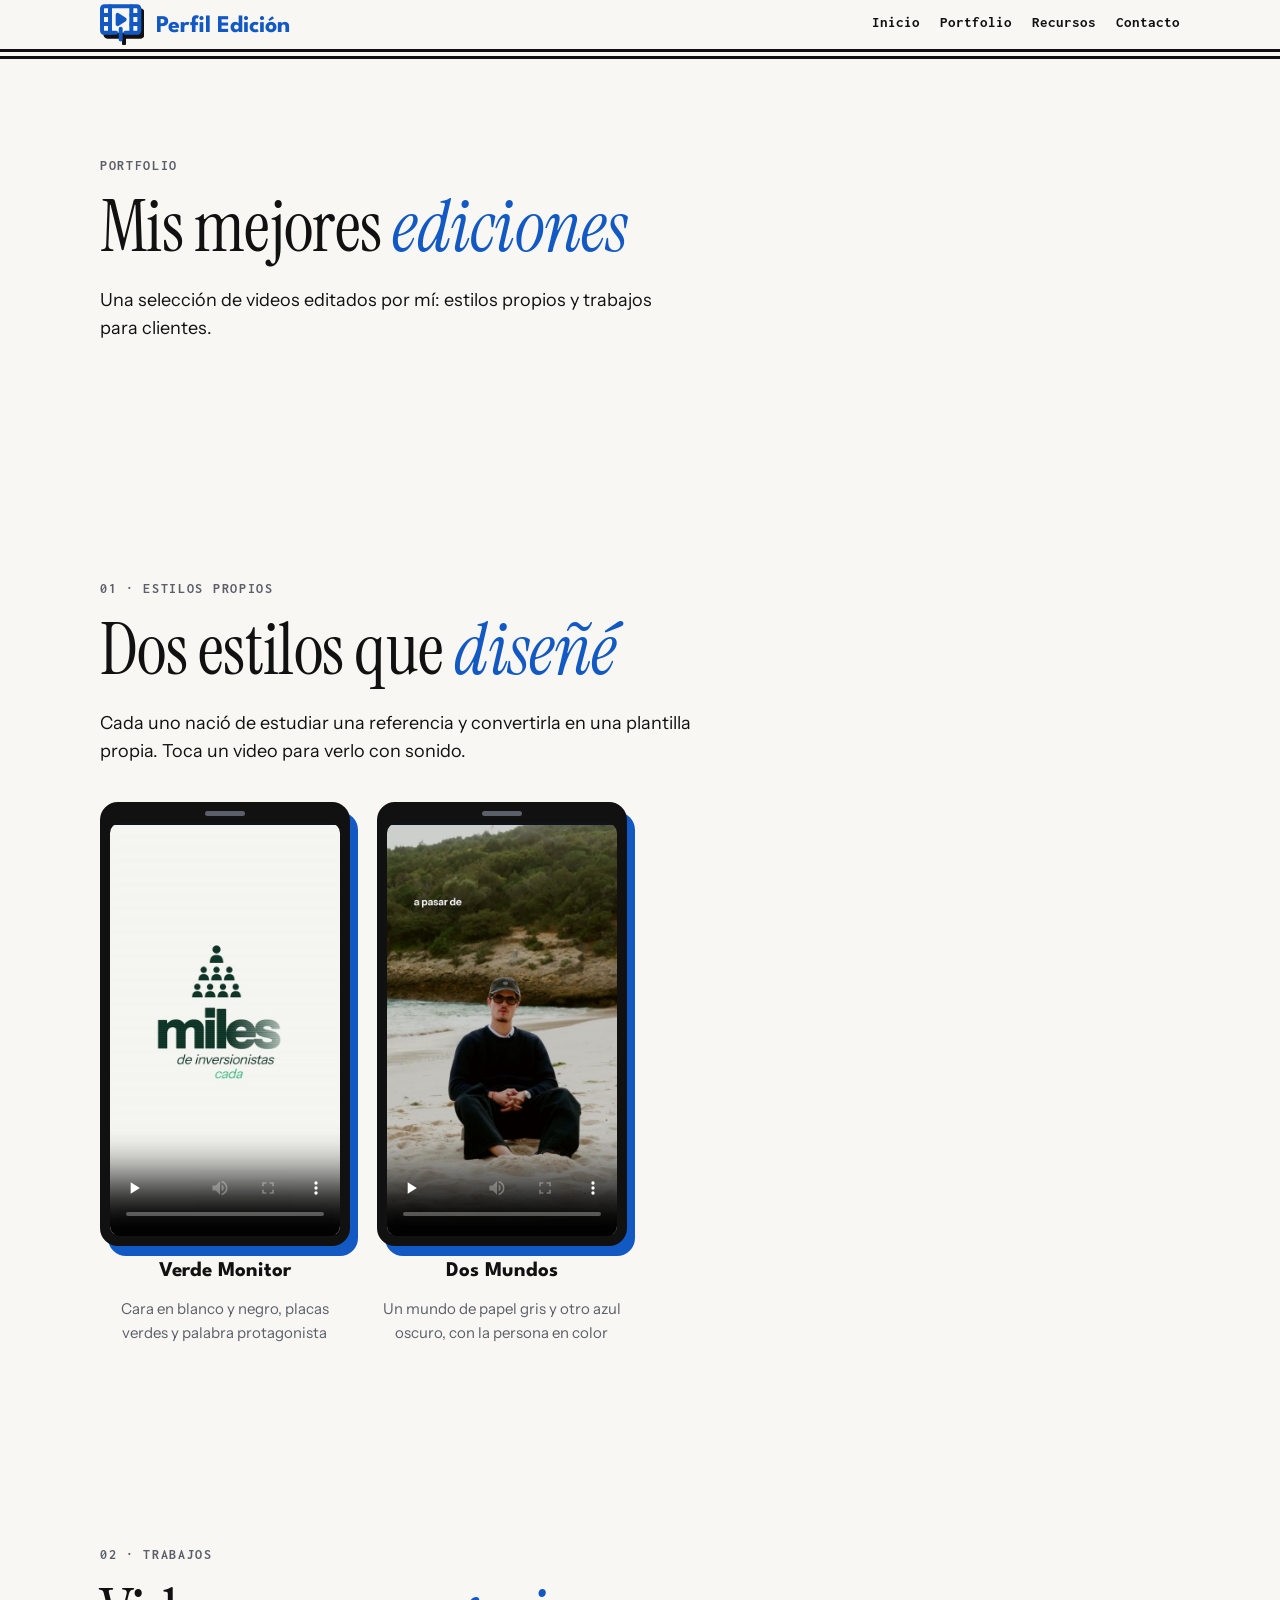
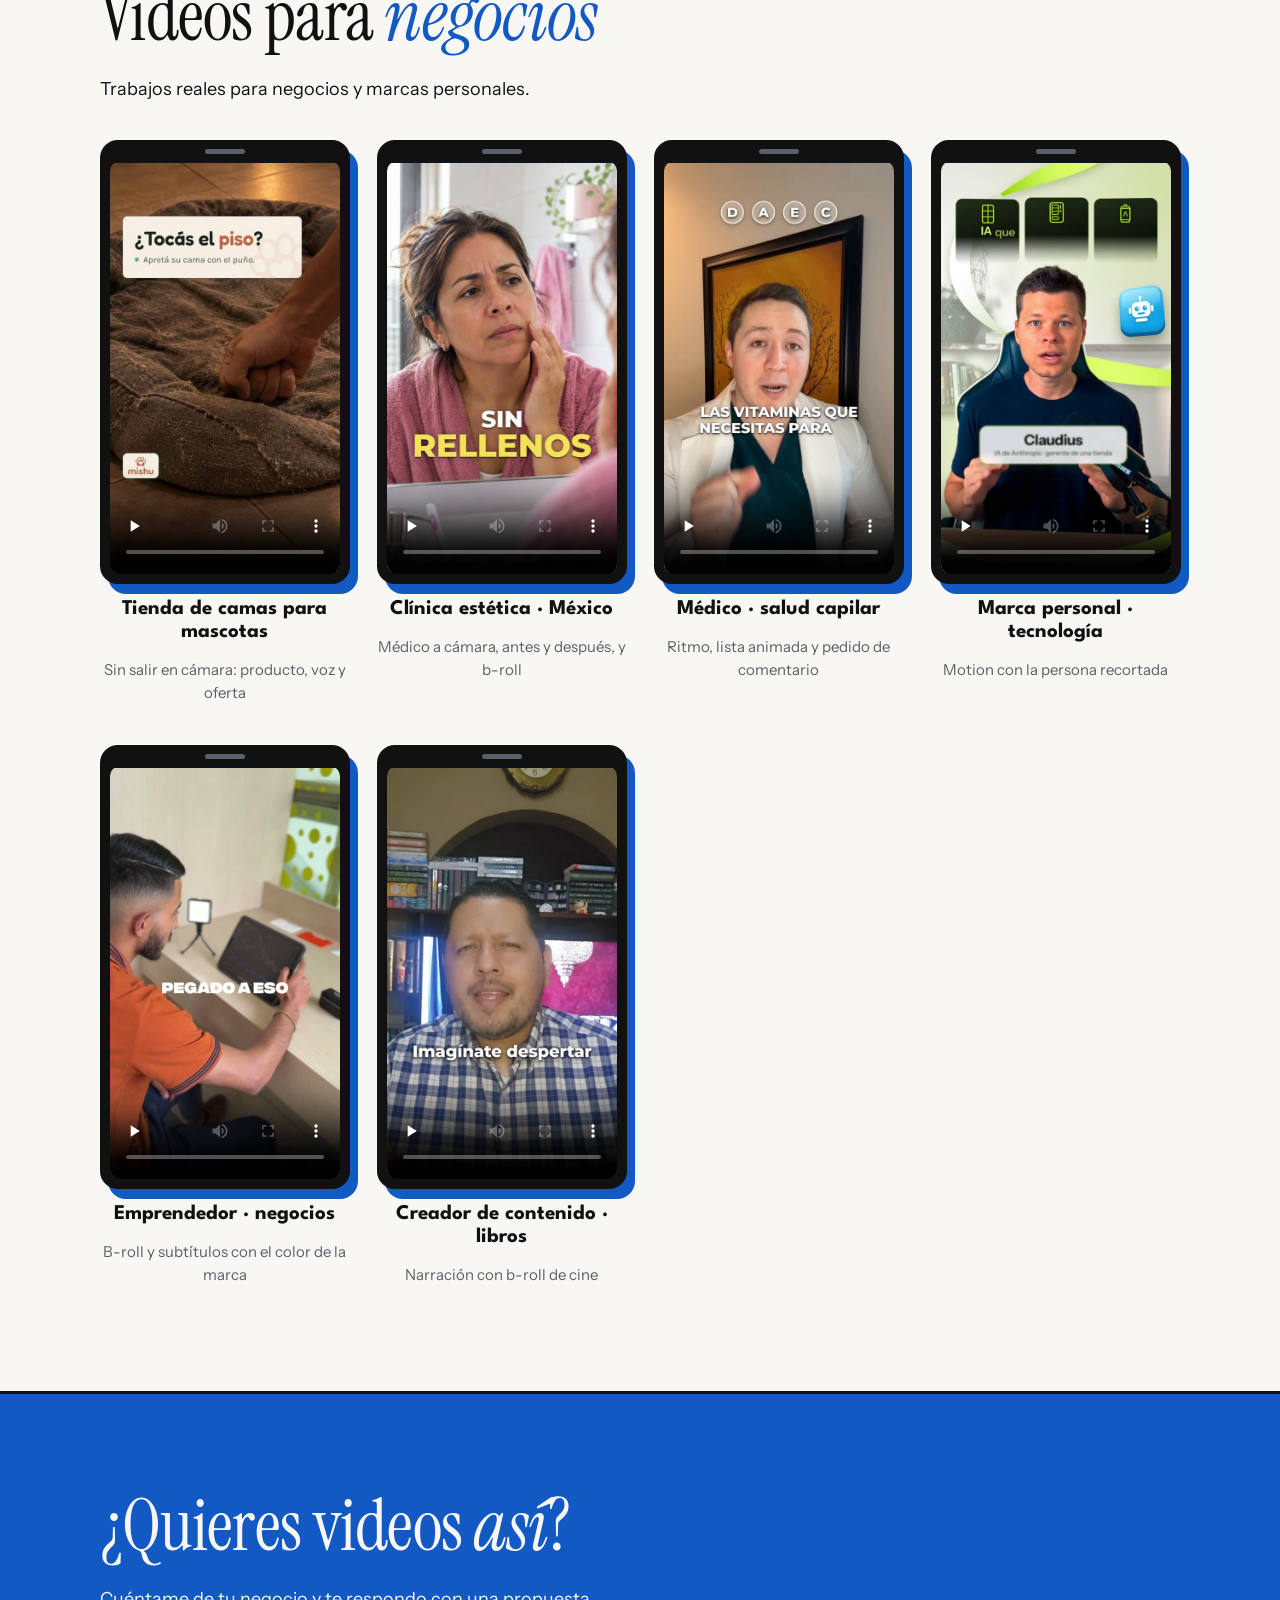
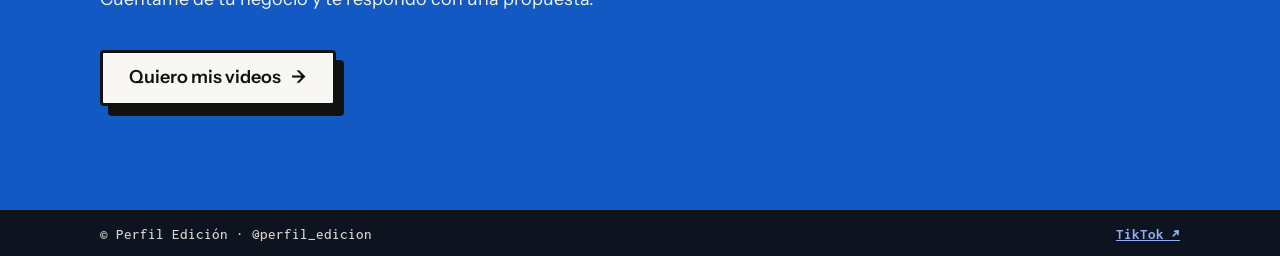
<file: portfolio.html>
<!DOCTYPE html>
<html lang="es">
<head>
  <meta charset="utf-8">
  <meta name="viewport" content="width=device-width, initial-scale=1">

  <!-- ===== METADATOS ===== -->
  <title>Portfolio · Perfil Edición</title>
  <meta name="description" content="Portfolio de edición de video: estilos propios como Verde Monitor y Dos Mundos, y trabajos para negocios y marcas personales.">
  <meta name="theme-color" content="#F8F7F3">

  <!-- =========================================================
       DOMINIO DEL SITIO — CAMBIA AQUÍ CUANDO LO TENGAS
       Reemplaza "https://perfil-edicion.vercel.app" en las 3 líneas
       de abajo (canonical, og:url y og:image) por tu dominio final.
       Va escrito en el HTML (no en main.js) porque WhatsApp,
       Instagram y Google leen estas etiquetas sin ejecutar JavaScript.
       ========================================================= -->
  <link rel="canonical" href="https://perfil-edicion.vercel.app/portfolio.html">
  <meta property="og:url" content="https://perfil-edicion.vercel.app/portfolio.html">
  <meta property="og:image" content="https://perfil-edicion.vercel.app/og-image.png">

  <!-- Open Graph: lo que se ve al compartir el enlace -->
  <meta property="og:type" content="website">
  <meta property="og:locale" content="es_LA">
  <meta property="og:site_name" content="Perfil Edición">
  <meta property="og:title" content="Portfolio · Perfil Edición">
  <meta property="og:description" content="Estilos propios y trabajos reales de edición de video corto.">
  <meta property="og:image:width" content="1200">
  <meta property="og:image:height" content="630">
  <meta property="og:image:alt" content="Logo de Perfil Edición y el lema Menos pasos, mejores cortes.">
  <meta name="twitter:card" content="summary_large_image">

  <!-- Favicon: el símbolo en su versión avatar -->
  <link rel="icon" href="favicon.svg" type="image/svg+xml">

  <!-- ===== FUENTES (Google Fonts, licencia OFL) ===== -->
  <link rel="preconnect" href="https://fonts.googleapis.com">
  <link rel="preconnect" href="https://fonts.gstatic.com" crossorigin>
  <link href="https://fonts.googleapis.com/css2?family=League+Spartan:wght@700&family=Instrument+Serif:ital@0;1&family=Instrument+Sans:wght@400;500;600&family=Inconsolata:wght@500;700&display=swap" rel="stylesheet">

  <link rel="stylesheet" href="styles.css">

  <!-- =========================================================
       ANALÍTICA — pega aquí el script cuando lo tengas
       (por ejemplo, Vercel Web Analytics o Plausible).
       Ejemplo Vercel:
       <script defer src="/_vercel/insights/script.js"></script>
       ========================================================= -->
</head>
<body>
  <a class="saltar" href="#contenido">Saltar al contenido</a>

  <!-- ===================================================== -->
  <!-- 1. CABECERA (con barra de progreso del scroll)         -->
  <!-- ===================================================== -->
  <header class="cabecera">
    <div class="contenedor cabecera__fila">
      <a class="logo" href="index.html" aria-label="Perfil Edición, ir al inicio">
        <svg class="logo__simbolo" viewBox="17 19 66 61" aria-hidden="true" focusable="false">
          <g transform="translate(5 6)" fill="#111111" stroke="#111111" stroke-width="6" stroke-linecap="round" stroke-linejoin="round"><rect x="20" y="22" width="56" height="40" rx="4"/><line x1="48" y1="56" x2="48" y2="72"/></g>
          <rect x="20" y="22" width="56" height="40" rx="4" fill="#F8F7F3"/>
          <g fill="none" stroke="#1259C3" stroke-width="6" stroke-linecap="round" stroke-linejoin="round">
            <path d="M55 62 H72 Q76 62 76 58 V26 Q76 22 72 22 H24 Q20 22 20 26 V58 Q20 62 24 62 H41"/>
            <line x1="32" y1="22" x2="32" y2="62"/><line x1="64" y1="22" x2="64" y2="62"/>
            <line x1="20" y1="35.3" x2="32" y2="35.3"/><line x1="20" y1="48.7" x2="32" y2="48.7"/>
            <line x1="64" y1="35.3" x2="76" y2="35.3"/><line x1="64" y1="48.7" x2="76" y2="48.7"/>
            <polygon points="43.5,35 54,42 43.5,49" fill="#1259C3"/>
            <line x1="48" y1="56" x2="48" y2="72"/>
          </g>
        </svg>
        <span class="logo__nombre">Perfil Edición</span>
      </a>
      <nav class="nav" aria-label="Secciones">
        <a href="index.html">Inicio</a>
        <a href="portfolio.html" aria-current="page">Portfolio</a>
        <a href="recursos.html">Recursos</a>
        <a href="index.html#contacto">Contacto</a>
      </nav>
    </div>
    <!-- Barra de progreso del scroll (decorativa) -->
    <div class="progreso" aria-hidden="true"><div class="progreso__barra"></div></div>
  </header>

  <main id="contenido">
    <section class="seccion seccion--primera" id="portfolio-inicio"><div class="contenedor"><p class="etiqueta">Portfolio</p><h1 class="titulo">Mis mejores <em>ediciones</em></h1><p class="intro">Una selección de videos editados por mí: estilos propios y trabajos para clientes.</p></div></section>

    <section class="seccion" id="estilos" aria-labelledby="t-estilos">
      <div class="contenedor">
        <p class="etiqueta">01 · Estilos propios</p>
        <h2 class="titulo" id="t-estilos">Dos estilos que <em>diseñé</em></h2>
        <p class="intro">Cada uno nació de estudiar una referencia y convertirla en una plantilla propia. Toca un video para verlo con sonido.</p>
        <ul class="trabajos aparecer escalonado" role="list" data-trabajos>
          <li class="trabajo">
            <figure class="celular celular--chico">
              <span class="celular__parlante" aria-hidden="true"></span>
              <video class="celular__video" src="videos/verde-monitor-1.mp4" poster="videos/verde-monitor-1.jpg" controls preload="none" playsinline aria-label="Video: Verde Monitor"></video>
            </figure>
            <p class="trabajo__rubro">Verde Monitor</p>
            <p class="trabajo__det">Cara en blanco y negro, placas verdes y palabra protagonista</p>
          </li>
          <li class="trabajo">
            <figure class="celular celular--chico">
              <span class="celular__parlante" aria-hidden="true"></span>
              <video class="celular__video" src="videos/dos-mundos-1.mp4" poster="videos/dos-mundos-1.jpg" controls preload="none" playsinline aria-label="Video: Dos Mundos"></video>
            </figure>
            <p class="trabajo__rubro">Dos Mundos</p>
            <p class="trabajo__det">Un mundo de papel gris y otro azul oscuro, con la persona en color</p>
          </li>
        </ul>
      </div>
    </section>

    <section class="seccion" id="trabajos" aria-labelledby="t-trabajos">
      <div class="contenedor">
        <p class="etiqueta">02 · Trabajos</p>
        <h2 class="titulo" id="t-trabajos">Videos para <em>negocios</em></h2>
        <p class="intro">Trabajos reales para negocios y marcas personales.</p>
        <ul class="trabajos aparecer escalonado" role="list" data-trabajos>
          <li class="trabajo">
            <figure class="celular celular--chico">
              <span class="celular__parlante" aria-hidden="true"></span>
              <video class="celular__video" src="videos/mishu.mp4" poster="videos/mishu.jpg" controls preload="none" playsinline aria-label="Video: Tienda de camas para mascotas"></video>
            </figure>
            <p class="trabajo__rubro">Tienda de camas para mascotas</p>
            <p class="trabajo__det">Sin salir en cámara: producto, voz y oferta</p>
          </li>
          <li class="trabajo">
            <figure class="celular celular--chico">
              <span class="celular__parlante" aria-hidden="true"></span>
              <video class="celular__video" src="videos/corpocell.mp4" poster="videos/corpocell.jpg" controls preload="none" playsinline aria-label="Video: Clínica estética · México"></video>
            </figure>
            <p class="trabajo__rubro">Clínica estética · México</p>
            <p class="trabajo__det">Médico a cámara, antes y después, y b-roll</p>
          </li>
          <li class="trabajo">
            <figure class="celular celular--chico">
              <span class="celular__parlante" aria-hidden="true"></span>
              <video class="celular__video" src="videos/medico.mp4" poster="videos/medico.jpg" controls preload="none" playsinline aria-label="Video: Médico · salud capilar"></video>
            </figure>
            <p class="trabajo__rubro">Médico · salud capilar</p>
            <p class="trabajo__det">Ritmo, lista animada y pedido de comentario</p>
          </li>
          <li class="trabajo">
            <figure class="celular celular--chico">
              <span class="celular__parlante" aria-hidden="true"></span>
              <video class="celular__video" src="videos/marca-personal.mp4" poster="videos/marca-personal.jpg" controls preload="none" playsinline aria-label="Video: Marca personal · tecnología"></video>
            </figure>
            <p class="trabajo__rubro">Marca personal · tecnología</p>
            <p class="trabajo__det">Motion con la persona recortada</p>
          </li>
          <li class="trabajo">
            <figure class="celular celular--chico">
              <span class="celular__parlante" aria-hidden="true"></span>
              <video class="celular__video" src="videos/finanzas.mp4" poster="videos/finanzas.jpg" controls preload="none" playsinline aria-label="Video: Emprendedor · negocios"></video>
            </figure>
            <p class="trabajo__rubro">Emprendedor · negocios</p>
            <p class="trabajo__det">B-roll y subtítulos con el color de la marca</p>
          </li>
          <li class="trabajo">
            <figure class="celular celular--chico">
              <span class="celular__parlante" aria-hidden="true"></span>
              <video class="celular__video" src="videos/libros.mp4" poster="videos/libros.jpg" controls preload="none" playsinline aria-label="Video: Creador de contenido · libros"></video>
            </figure>
            <p class="trabajo__rubro">Creador de contenido · libros</p>
            <p class="trabajo__det">Narración con b-roll de cine</p>
          </li>
        </ul>
      </div>
    </section>

    <section class="seccion seccion--acento" id="contacto-portfolio">
      <div class="contenedor">
        <h2 class="titulo">¿Quieres videos <em>así</em>?</h2>
        <p class="intro">Cuéntame de tu negocio y te respondo con una propuesta.</p>
        <a class="boton boton--papel" href="index.html#contacto">Quiero mis videos <span aria-hidden="true">→</span></a>
      </div>
    </section>
  </main>

  <!-- ===================================================== -->
  <!-- 7. PIE                                                 -->
  <!-- ===================================================== -->
  <footer class="pie">
    <div class="contenedor pie__fila">
      <p>© Perfil Edición · @perfil_edicion</p>
      <a data-enlace="tiktok" href="https://www.tiktok.com/@perfil_edicion" target="_blank" rel="noopener">TikTok <span aria-hidden="true">↗</span><span class="solo-lector"> (se abre en una pestaña nueva)</span></a>
    </div>
  </footer>

  <script src="main.js" defer></script>
</body>
</html>
</file>
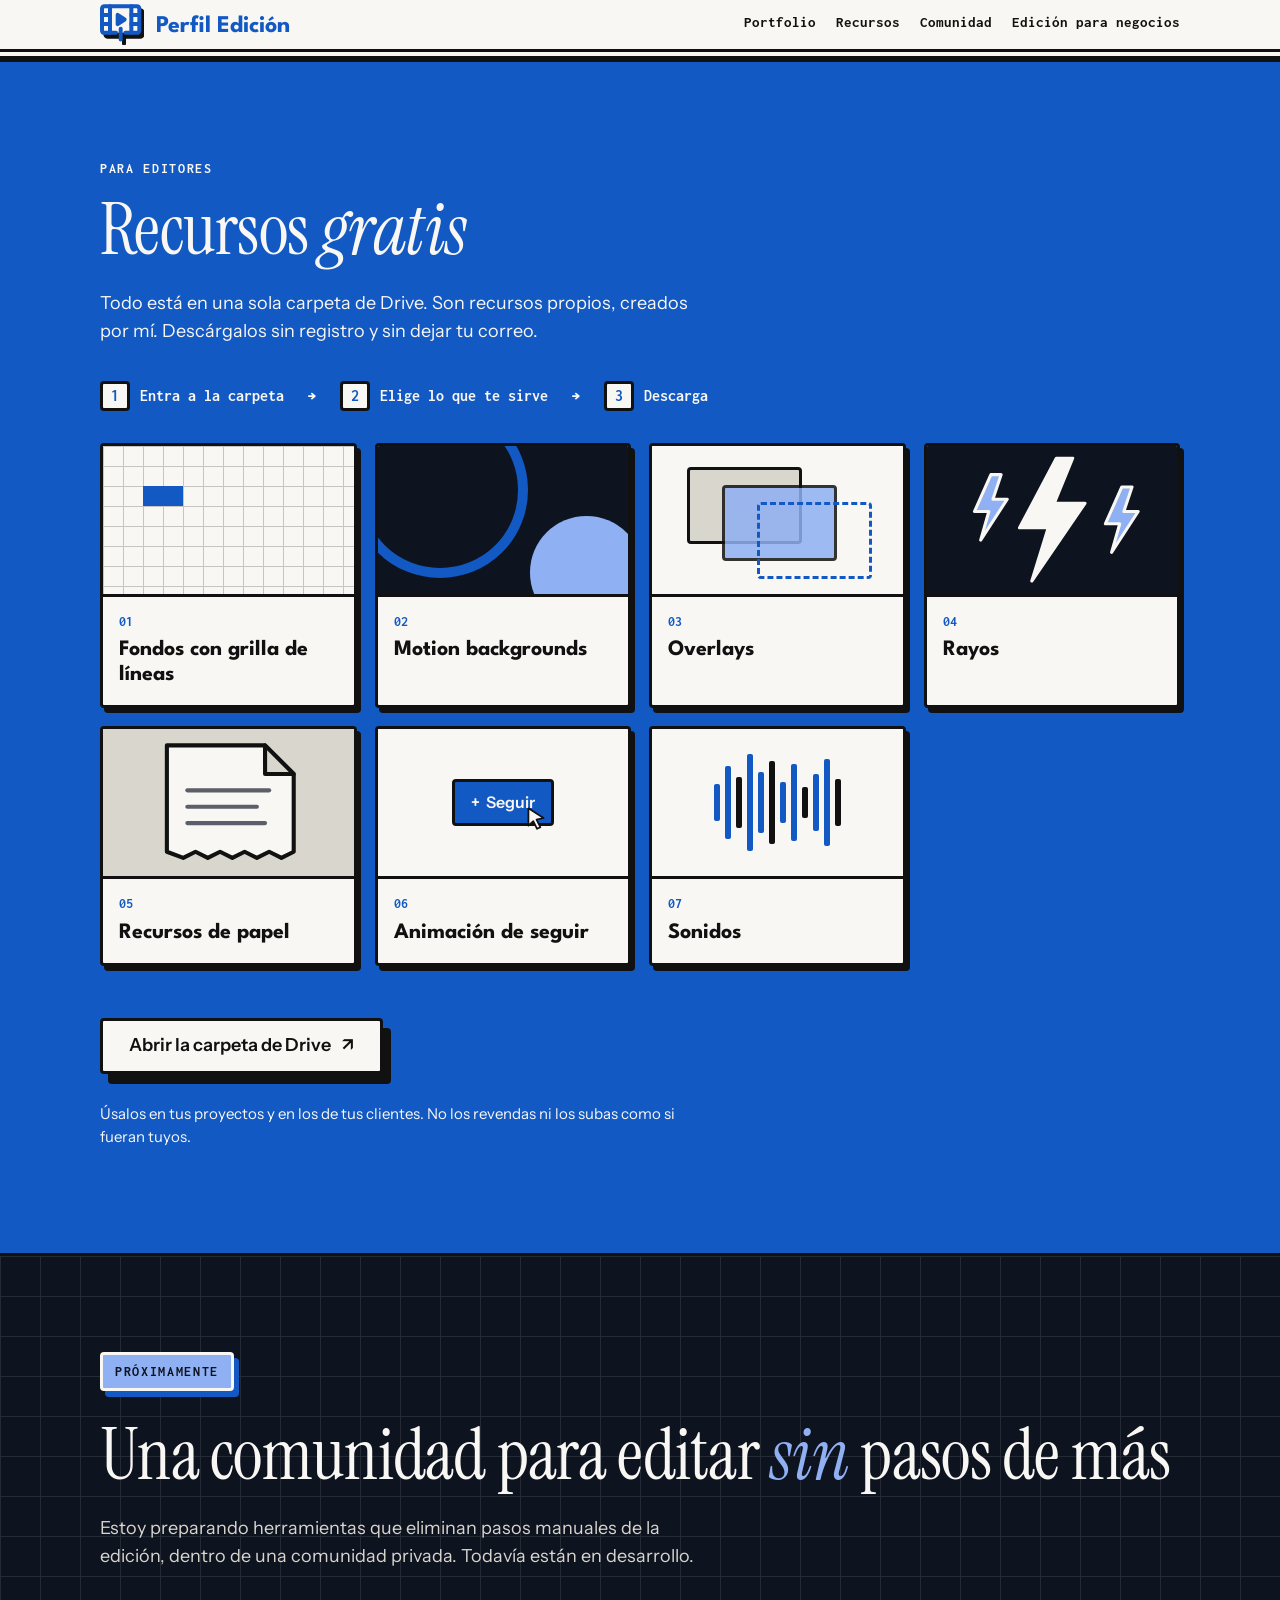
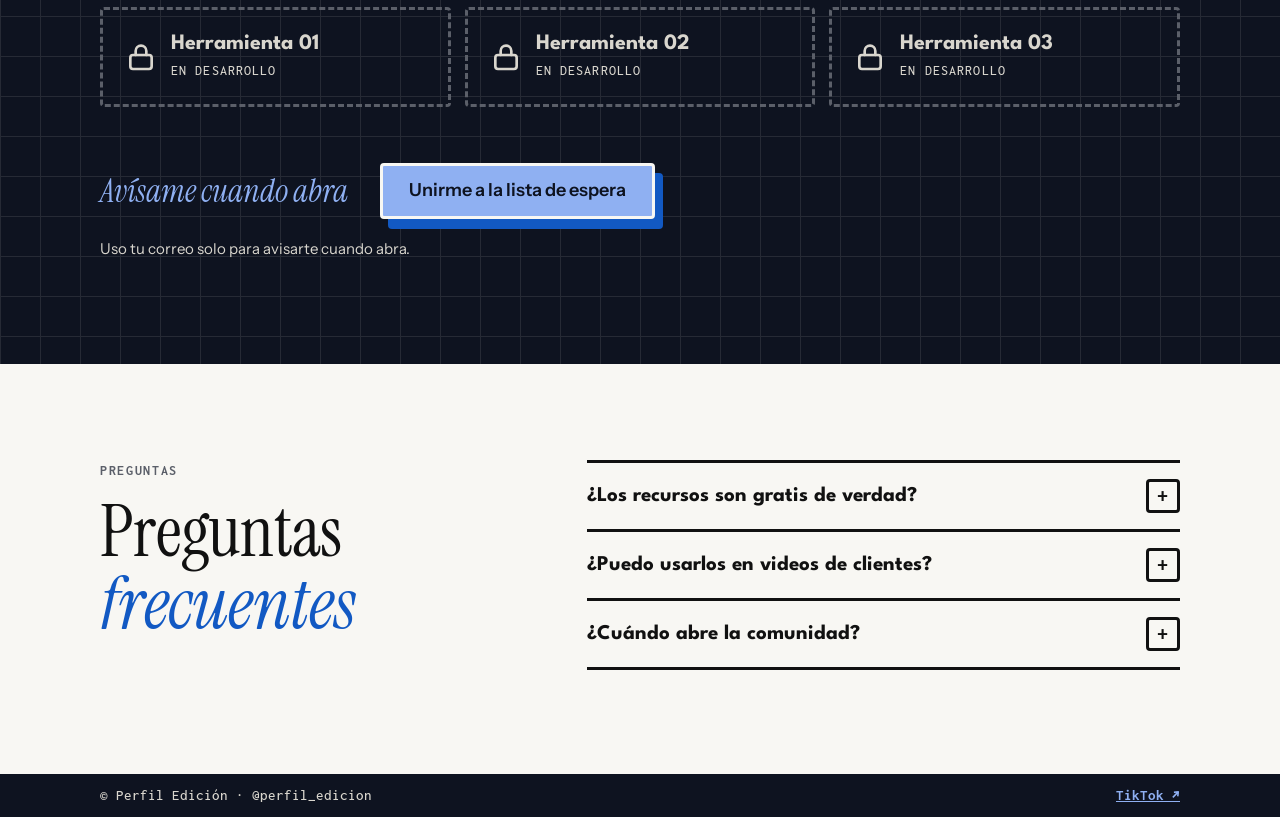
<file: recursos.html>
<!DOCTYPE html>
<html lang="es">
<head>
  <meta charset="utf-8">
  <meta name="viewport" content="width=device-width, initial-scale=1">

  <!-- ===== METADATOS ===== -->
  <title>Recursos gratis para editores · Perfil Edición</title>
  <meta name="description" content="Fondos, overlays, rayos, papel, animación de seguir y sonidos para editar video. Gratis, sin registro y sin dejar tu correo.">
  <meta name="theme-color" content="#F8F7F3">

  <!-- =========================================================
       DOMINIO DEL SITIO — CAMBIA AQUÍ CUANDO LO TENGAS
       Reemplaza "https://perfil-edicion.vercel.app" en las 3 líneas
       de abajo (canonical, og:url y og:image) por tu dominio final.
       Va escrito en el HTML (no en main.js) porque WhatsApp,
       Instagram y Google leen estas etiquetas sin ejecutar JavaScript.
       ========================================================= -->
  <link rel="canonical" href="https://perfil-edicion.vercel.app/recursos.html">
  <meta property="og:url" content="https://perfil-edicion.vercel.app/recursos.html">
  <meta property="og:image" content="https://perfil-edicion.vercel.app/og-image.png">

  <!-- Open Graph: lo que se ve al compartir el enlace -->
  <meta property="og:type" content="website">
  <meta property="og:locale" content="es_LA">
  <meta property="og:site_name" content="Perfil Edición">
  <meta property="og:title" content="Recursos gratis para editores · Perfil Edición">
  <meta property="og:description" content="Descárgalos sin registro y sin dejar tu correo.">
  <meta property="og:image:width" content="1200">
  <meta property="og:image:height" content="630">
  <meta property="og:image:alt" content="Logo de Perfil Edición y el lema Menos pasos, mejores cortes.">
  <meta name="twitter:card" content="summary_large_image">

  <!-- Favicon: el símbolo en su versión avatar -->
  <link rel="icon" href="favicon.svg" type="image/svg+xml">

  <!-- ===== FUENTES (Google Fonts, licencia OFL) ===== -->
  <link rel="preconnect" href="https://fonts.googleapis.com">
  <link rel="preconnect" href="https://fonts.gstatic.com" crossorigin>
  <link href="https://fonts.googleapis.com/css2?family=League+Spartan:wght@700&family=Instrument+Serif:ital@0;1&family=Instrument+Sans:wght@400;500;600&family=Inconsolata:wght@500;700&display=swap" rel="stylesheet">

  <link rel="stylesheet" href="styles.css">

  <!-- =========================================================
       ANALÍTICA — pega aquí el script cuando lo tengas
       (por ejemplo, Vercel Web Analytics o Plausible).
       Ejemplo Vercel:
       <script defer src="/_vercel/insights/script.js"></script>
       ========================================================= -->
</head>
<body>
  <a class="saltar" href="#contenido">Saltar al contenido</a>

  <!-- ===================================================== -->
  <!-- 1. CABECERA (con barra de progreso del scroll)         -->
  <!-- ===================================================== -->
  <header class="cabecera">
    <div class="contenedor cabecera__fila">
      <a class="logo" href="index.html" aria-label="Perfil Edición, ir al inicio">
        <svg class="logo__simbolo" viewBox="17 19 66 61" aria-hidden="true" focusable="false">
          <g transform="translate(5 6)" fill="#111111" stroke="#111111" stroke-width="6" stroke-linecap="round" stroke-linejoin="round"><rect x="20" y="22" width="56" height="40" rx="4"/><line x1="48" y1="56" x2="48" y2="72"/></g>
          <rect x="20" y="22" width="56" height="40" rx="4" fill="#F8F7F3"/>
          <g fill="none" stroke="#1259C3" stroke-width="6" stroke-linecap="round" stroke-linejoin="round">
            <path d="M55 62 H72 Q76 62 76 58 V26 Q76 22 72 22 H24 Q20 22 20 26 V58 Q20 62 24 62 H41"/>
            <line x1="32" y1="22" x2="32" y2="62"/><line x1="64" y1="22" x2="64" y2="62"/>
            <line x1="20" y1="35.3" x2="32" y2="35.3"/><line x1="20" y1="48.7" x2="32" y2="48.7"/>
            <line x1="64" y1="35.3" x2="76" y2="35.3"/><line x1="64" y1="48.7" x2="76" y2="48.7"/>
            <polygon points="43.5,35 54,42 43.5,49" fill="#1259C3"/>
            <line x1="48" y1="56" x2="48" y2="72"/>
          </g>
        </svg>
        <span class="logo__nombre">Perfil Edición</span>
      </a>
      <nav class="nav" aria-label="Secciones">
        <a href="portfolio.html">Portfolio</a>
        <a href="#recursos">Recursos</a>
        <a href="#comunidad">Comunidad</a>
        <a href="index.html">Edición para negocios</a>
      </nav>
    </div>
    <!-- Barra de progreso del scroll (decorativa) -->
    <div class="progreso" aria-hidden="true"><div class="progreso__barra"></div></div>
  </header>

  <main id="contenido">
    <!-- ===================================================== -->
    <!-- 4. RECURSOS GRATIS (fondo azul de marca)               -->
    <!-- ===================================================== -->
    <section class="seccion seccion--acento seccion--primera" id="recursos" aria-labelledby="t-recursos">
      <div class="contenedor">
        <p class="etiqueta">Para editores</p>
        <h2 class="titulo" id="t-recursos">Recursos <em>gratis</em></h2>
        <p class="intro">Todo está en una sola carpeta de Drive. Son recursos propios, creados por mí. Descárgalos sin registro y sin dejar tu correo.</p>

        <!-- Mini explicación en 3 pasos -->
        <ol class="pasos aparecer escalonado">
          <li><span class="pasos__n">1</span>Entra a la carpeta</li>
          <li><span class="pasos__n">2</span>Elige lo que te sirve</li>
          <li><span class="pasos__n">3</span>Descarga</li>
        </ol>

        <!-- Las 7 categorías.
             MINIATURAS REALES: para cambiar una vista previa dibujada por una foto,
             reemplaza el contenido de su <div class="recurso__vista"> por:
             <img src="miniaturas/nombre.webp" alt="" width="400" height="240" loading="lazy">
             (alt vacío porque el título de la tarjeta ya lo describe). -->
        <ul class="recursos aparecer escalonado" role="list">
          <li class="recurso">
            <div class="recurso__vista vista-grilla" aria-hidden="true"><span class="vista-grilla__bloque"></span></div>
            <div class="recurso__pie"><span class="recurso__n">01</span><h3 class="recurso__t">Fondos con grilla de líneas</h3></div>
          </li>
          <li class="recurso">
            <div class="recurso__vista vista-motion" aria-hidden="true"><span class="vista-motion__a"></span><span class="vista-motion__b"></span></div>
            <div class="recurso__pie"><span class="recurso__n">02</span><h3 class="recurso__t">Motion backgrounds</h3></div>
          </li>
          <li class="recurso">
            <div class="recurso__vista vista-overlay" aria-hidden="true"><span></span><span></span><span></span></div>
            <div class="recurso__pie"><span class="recurso__n">03</span><h3 class="recurso__t">Overlays</h3></div>
          </li>
          <li class="recurso">
            <div class="recurso__vista vista-rayos" aria-hidden="true">
              <svg viewBox="0 0 120 72"><polygon class="rayo rayo--1" points="62,6 44,40 58,40 50,66 76,28 61,28 70,6" /><polygon class="rayo rayo--2" points="30,14 22,32 29,32 25,46 38,26 31,26 35,14"/><polygon class="rayo rayo--3" points="94,20 86,38 93,38 89,52 102,32 95,32 99,20"/></svg>
            </div>
            <div class="recurso__pie"><span class="recurso__n">04</span><h3 class="recurso__t">Rayos</h3></div>
          </li>
          <li class="recurso">
            <div class="recurso__vista vista-papel" aria-hidden="true">
              <svg viewBox="0 0 120 72"><path class="hoja" d="M30 8 H78 L92 22 V60 L86 63 L80 60 L74 63 L68 60 L62 63 L56 60 L50 63 L44 60 L38 63 L30 60 Z"/><path class="doblez" d="M78 8 V22 H92 Z"/><line x1="40" y1="30" x2="80" y2="30"/><line x1="40" y1="38" x2="74" y2="38"/><line x1="40" y1="46" x2="78" y2="46"/></svg>
            </div>
            <div class="recurso__pie"><span class="recurso__n">05</span><h3 class="recurso__t">Recursos de papel</h3></div>
          </li>
          <li class="recurso">
            <div class="recurso__vista vista-seguir" aria-hidden="true">
              <span class="vista-seguir__boton"><span class="vista-seguir__mas">+</span>Seguir</span>
              <svg class="vista-seguir__cursor" viewBox="0 0 24 24"><path d="M5 3 L19 12 L12.5 13.5 L16 20.5 L13 22 L9.5 15 L5 19 Z"/></svg>
            </div>
            <div class="recurso__pie"><span class="recurso__n">06</span><h3 class="recurso__t">Animación de seguir</h3></div>
          </li>
          <li class="recurso">
            <div class="recurso__vista vista-sonido" aria-hidden="true">
              <span style="--h:.35"></span><span style="--h:.7"></span><span style="--h:.5"></span><span style="--h:.95"></span><span style="--h:.6"></span><span style="--h:.8"></span><span style="--h:.4"></span><span style="--h:.75"></span><span style="--h:.3"></span><span style="--h:.55"></span><span style="--h:.85"></span><span style="--h:.45"></span>
            </div>
            <div class="recurso__pie"><span class="recurso__n">07</span><h3 class="recurso__t">Sonidos</h3></div>
          </li>
        </ul>

        <!-- El enlace real se define en main.js (ENLACE_DRIVE). Este href es solo respaldo. -->
        <a class="boton boton--papel" data-enlace="drive" href="https://drive.google.com/drive/folders/1FXDxT6zBFRgM-xHpAlX5bew2_E1DRwOv" target="_blank" rel="noopener">
          Abrir la carpeta de Drive <span aria-hidden="true">↗</span><span class="solo-lector"> (se abre en una pestaña nueva)</span>
        </a>
        <p class="licencia">Úsalos en tus proyectos y en los de tus clientes. No los revendas ni los subas como si fueran tuyos.</p>
      </div>
    </section>

    <!-- ===================================================== -->
    <!-- 5. COMUNIDAD · PRÓXIMAMENTE (fondo noche)              -->
    <!-- ===================================================== -->
    <section class="seccion seccion--noche fondo-grilla--oscura" id="comunidad" aria-labelledby="t-comunidad">
      <div class="contenedor">
        <p class="sello sello--claro">Próximamente</p>
        <h2 class="titulo" id="t-comunidad">Una comunidad para editar <em>sin</em> pasos de más</h2>
        <p class="intro">Estoy preparando herramientas que eliminan pasos manuales de la edición, dentro de una comunidad privada. Todavía están en desarrollo.</p>

        <!-- Tarjetas bloqueadas: sin nombres ni funciones hasta que existan.
             El candado se sacude al pasar el mouse o al tocar la tarjeta. -->
        <ul class="bloqueadas aparecer escalonado" role="list">
          <li class="bloqueada" data-bloqueada>
            <svg class="candado" viewBox="0 0 24 24" aria-hidden="true" focusable="false"><rect x="4" y="10.5" width="16" height="10.5" rx="2"/><path d="M8 10.5V7.5a4 4 0 0 1 8 0v3"/></svg>
            <h3 class="bloqueada__t">Herramienta 01</h3>
            <span class="bloqueada__e">En desarrollo</span>
          </li>
          <li class="bloqueada" data-bloqueada>
            <svg class="candado" viewBox="0 0 24 24" aria-hidden="true" focusable="false"><rect x="4" y="10.5" width="16" height="10.5" rx="2"/><path d="M8 10.5V7.5a4 4 0 0 1 8 0v3"/></svg>
            <h3 class="bloqueada__t">Herramienta 02</h3>
            <span class="bloqueada__e">En desarrollo</span>
          </li>
          <li class="bloqueada" data-bloqueada>
            <svg class="candado" viewBox="0 0 24 24" aria-hidden="true" focusable="false"><rect x="4" y="10.5" width="16" height="10.5" rx="2"/><path d="M8 10.5V7.5a4 4 0 0 1 8 0v3"/></svg>
            <h3 class="bloqueada__t">Herramienta 03</h3>
            <span class="bloqueada__e">En desarrollo</span>
          </li>
        </ul>

        <div class="espera">
          <p class="espera__frase">Avísame cuando abra</p>
          <!-- main.js activa este botón solo si ENLACE_LISTA_ESPERA tiene un enlace.
               Mientras esté vacío, se muestra apagado y no lleva a ningún lado. -->
          <a class="boton boton--claro" data-enlace="espera" role="link" aria-disabled="true" aria-describedby="nota-correo">
            <span data-texto-boton>Lista de espera: pronto</span>
          </a>
          <p class="espera__nota" id="nota-correo">Uso tu correo solo para avisarte cuando abra.</p>
        </div>
      </div>
    </section>

    <!-- ===================================================== -->
    <!-- PREGUNTAS SOBRE LOS RECURSOS                          -->
    <!-- ===================================================== -->
    <section class="seccion seccion--faq" id="preguntas" aria-labelledby="t-faq">
      <div class="contenedor faq__grid">
        <div>
          <p class="etiqueta">Preguntas</p>
          <h2 class="titulo" id="t-faq">Preguntas <em>frecuentes</em></h2>
        </div>
        <div class="faq aparecer escalonado">
          <details class="faq__item">
            <summary>¿Los recursos son gratis de verdad?</summary>
            <p>Sí. Entras a la carpeta y descargas lo que quieras, sin registro y sin dejar tu correo.</p>
          </details>
          <details class="faq__item">
            <summary>¿Puedo usarlos en videos de clientes?</summary>
            <p>Sí. Puedes usarlos en tus proyectos y en los de tus clientes. Lo único que no puedes hacer es revenderlos o subirlos como si fueran tuyos.</p>
          </details>
          <details class="faq__item">
            <summary>¿Cuándo abre la comunidad?</summary>
            <p>Todavía no hay fecha. Las herramientas están en desarrollo. Anótate en la lista de espera y te aviso cuando abra.</p>
          </details>
        </div>
      </div>
    </section>
  </main>

  <!-- ===================================================== -->
  <!-- 7. PIE                                                 -->
  <!-- ===================================================== -->
  <footer class="pie">
    <div class="contenedor pie__fila">
      <p>© Perfil Edición · @perfil_edicion</p>
      <a data-enlace="tiktok" href="https://www.tiktok.com/@perfil_edicion" target="_blank" rel="noopener">TikTok <span aria-hidden="true">↗</span><span class="solo-lector"> (se abre en una pestaña nueva)</span></a>
    </div>
  </footer>

  <script src="main.js" defer></script>
</body>
</html>
</file>
<file: styles.css>
/* =========================================================
   PERFIL EDICIÓN · ESTILOS DE LA LANDING
   Mobile first: primero celular, luego pantallas grandes.
   Todo el movimiento se apaga con prefers-reduced-motion (al final).
   ========================================================= */

/* ---------- Paleta de marca (no usar otros colores) ---------- */
:root {
  --acento: #1259C3;      /* azul cobalto: símbolo, nombre, botones en claro */
  --azul-claro: #8FB0F2;  /* reemplaza al acento sobre fondo noche */
  --papel: #F8F7F3;       /* fondo claro */
  --noche: #0E1320;       /* fondo oscuro */
  --tinta: #111111;       /* texto, bordes y sombra en claro */
  --gris: #5B5F69;        /* texto secundario (solo sobre papel) */
  --neutro: #D9D6CE;      /* divisores; texto secundario sobre noche */
  --bien: #1F9D55;        /* verde (también en banderas) */
  --mal: #D64545;         /* rojo (también en banderas) */
  /* Excepción: amarillo SOLO para banderas (Colombia y sol de Argentina).
     Sin él no se reconocen. No usarlo en ningún otro lugar. */
  --bandera-amarillo: #F2B630;
  /* Marrones SOLO para el águila de la bandera de México */
  --bandera-marron: #7A4A22;
  --bandera-marron-oscuro: #5C3618;

  /* Tipografías */
  --f-nombre: "League Spartan", sans-serif;
  --f-titulo: "Instrument Serif", Georgia, serif;
  --f-texto: "Instrument Sans", system-ui, sans-serif;
  --f-etiqueta: "Inconsolata", ui-monospace, monospace;

  /* Borde y sombra dura (sin desenfoque) */
  --borde: 3px;
  --radio: 4px;
  --sombra-x: 8px;
  --sombra-y: 10px;

  /* Curva de movimiento: arranca rápido y frena suave */
  --curva: cubic-bezier(.2, .7, .2, 1);
}

/* ---------- Base ---------- */
*, *::before, *::after { box-sizing: border-box; }
html { scroll-behavior: smooth; scroll-padding-top: 120px; }
body {
  margin: 0;
  background: var(--papel);
  color: var(--tinta);
  font-family: var(--f-texto);
  font-size: 17px;
  line-height: 1.55;
  overflow-x: hidden;
  -webkit-font-smoothing: antialiased;
}
h1, h2, h3, p, figure { margin: 0; }
ul, ol { margin: 0; padding: 0; list-style: none; }
a { color: var(--acento); }
a:hover { color: var(--tinta); }
[hidden] { display: none !important; }

/* Foco visible en todo lo que se puede usar con teclado */
:focus-visible {
  outline: 3px solid var(--acento);
  outline-offset: 4px;
  border-radius: 2px;
}
.seccion--acento :focus-visible,
.seccion--noche :focus-visible,
.pie :focus-visible { outline-color: var(--papel); }

.solo-lector {
  position: absolute; width: 1px; height: 1px; overflow: hidden;
  clip: rect(0 0 0 0); white-space: nowrap;
}
.saltar {
  position: absolute; left: 16px; top: -60px; z-index: 100;
  background: var(--tinta); color: var(--papel);
  padding: 10px 16px; border-radius: var(--radio);
  font-family: var(--f-etiqueta); font-weight: 700;
}
.saltar:focus { top: 16px; color: var(--papel); }

.contenedor { width: 100%; max-width: 1160px; margin: 0 auto; padding: 0 20px; }

/* Grilla de fondo: líneas cada 40 px (8 % en claro, 10 % en oscuro) */
.fondo-grilla {
  background-color: var(--papel);
  background-image: url("data:image/svg+xml,%3Csvg xmlns='http://www.w3.org/2000/svg' width='40' height='40'%3E%3Cpath d='M40 .5H.5V40' fill='none' stroke='%23111111' stroke-opacity='.08'/%3E%3C/svg%3E");
}
.fondo-grilla--oscura {
  background-image: url("data:image/svg+xml,%3Csvg xmlns='http://www.w3.org/2000/svg' width='40' height='40'%3E%3Cpath d='M40 .5H.5V40' fill='none' stroke='%23F8F7F3' stroke-opacity='.10'/%3E%3C/svg%3E");
}

/* ---------- Etiquetas y sellos ---------- */
.etiqueta {
  font-family: var(--f-etiqueta);
  font-weight: 700;
  font-size: 14px;
  letter-spacing: .12em;
  text-transform: uppercase;
  color: var(--gris);
  margin-bottom: 14px;
}
.sello {
  display: inline-block;
  font-family: var(--f-etiqueta);
  font-weight: 700;
  font-size: 14px;
  letter-spacing: .12em;
  text-transform: uppercase;
  padding: 6px 12px;
  border: var(--borde) solid;
  border-radius: var(--radio);
  margin-bottom: 28px;
}
.sello--tinta { background: var(--tinta); color: var(--papel); border-color: var(--tinta); box-shadow: 5px 6px 0 var(--acento); }
.sello--claro { background: var(--azul-claro); color: var(--noche); border-color: var(--papel); box-shadow: 5px 6px 0 var(--acento); }

/* ---------- Botones (se hunden hacia su sombra) ---------- */
.boton {
  display: inline-flex;
  align-items: center;
  gap: 10px;
  min-height: 56px;
  padding: 14px 26px;
  border: var(--borde) solid var(--tinta);
  border-radius: var(--radio);
  font-family: var(--f-texto);
  font-weight: 600;
  font-size: 18px;
  line-height: 1.2;
  text-decoration: none;
  cursor: pointer;
  box-shadow: var(--sombra-x) var(--sombra-y) 0 var(--tinta);
  transition: transform .14s var(--curva), box-shadow .14s var(--curva);
}
.boton:hover, .boton:active {
  transform: translate(var(--sombra-x), var(--sombra-y));
  box-shadow: 0 0 0 var(--tinta);
}
.boton--acento { background: var(--acento); color: var(--papel); }
.boton--acento:hover { color: var(--papel); }
.boton--papel { background: var(--papel); color: var(--tinta); }
.boton--papel:hover { color: var(--tinta); }
.boton--tinta { background: var(--tinta); color: var(--papel); box-shadow: var(--sombra-x) var(--sombra-y) 0 var(--acento); }
.boton--tinta:hover, .boton--tinta:active { box-shadow: 0 0 0 var(--acento); }
.boton--claro { background: var(--azul-claro); color: var(--noche); border-color: var(--papel); box-shadow: var(--sombra-x) var(--sombra-y) 0 var(--acento); }
.boton--claro:hover { color: var(--noche); box-shadow: 0 0 0 var(--acento); }
/* Botón apagado (lista de espera sin enlace todavía) */
.boton[aria-disabled="true"] {
  background: transparent; color: var(--neutro);
  border-style: dashed; border-color: var(--gris);
  box-shadow: none; cursor: not-allowed; transform: none;
}

/* ---------- Títulos ---------- */
.titulo {
  font-family: var(--f-titulo);
  font-weight: 400;
  font-size: clamp(40px, 9vw, 72px);
  line-height: 1;
  letter-spacing: -.01em;
  margin-bottom: 24px;
  text-wrap: balance;
}
.titulo em { font-style: italic; color: var(--acento); }
.intro { max-width: 620px; font-size: 18px; margin-bottom: 36px; text-wrap: pretty; }

/* ---------- 1. Cabecera ---------- */
.cabecera {
  position: sticky; top: 0; z-index: 50;
  background: var(--papel);
}
.cabecera__fila {
  display: flex; flex-wrap: wrap; align-items: center; justify-content: space-between;
  gap: 4px 24px; padding-top: 12px; padding-bottom: 10px;
}
.logo {
  display: inline-flex; align-items: center; gap: 12px;
  padding: 4px 0; text-decoration: none;
  min-width: 200px; /* tamaño mínimo del logo completo */
}
.logo__simbolo { width: 44px; height: 41px; flex: none; }
.logo__nombre {
  font-family: var(--f-nombre); font-weight: 700; font-size: 24px; line-height: 1;
  color: var(--acento); padding-top: 3px;
}
.logo:hover .logo__nombre { color: var(--acento); }
.nav { display: flex; gap: 20px; font-family: var(--f-etiqueta); font-weight: 700; font-size: 15px; }
.nav a {
  color: var(--tinta); text-decoration: none;
  padding: 10px 0; border-bottom: var(--borde) solid transparent;
}
.nav a:hover { color: var(--acento); border-bottom-color: var(--acento); }

/* Barra de progreso: mismo estilo que la barra de los carruseles */
.progreso {
  height: 10px;
  border-top: var(--borde) solid var(--tinta);
  border-bottom: var(--borde) solid var(--tinta);
  background: var(--papel);
  overflow: hidden;
}
.progreso__barra {
  height: 100%;
  background: var(--acento);
  transform: scaleX(0);
  transform-origin: left;
}
/* Mejora opcional: animación por scroll solo con CSS (si el navegador la soporta).
   Si no, main.js hace lo mismo. */
@supports (animation-timeline: scroll()) {
  .progreso__barra { animation: progreso-scroll linear both; animation-timeline: scroll(root); }
  @keyframes progreso-scroll { from { transform: scaleX(0); } to { transform: scaleX(1); } }
}

/* ---------- 2. Portada ---------- */
.portada { padding: 48px 0 72px; }
.portada__grid { display: grid; gap: 48px; }
.titular {
  font-family: var(--f-titulo);
  font-weight: 400;
  font-size: clamp(56px, 15.5vw, 128px);
  line-height: .92;
  letter-spacing: -.02em;
  margin-bottom: 28px;
  text-wrap: balance;
}
.titular em { font-style: italic; color: var(--acento); }
/* Subrayado de "mejores": se dibuja al cargar */
.subrayado { position: relative; display: inline-block; padding-right: .04em; }
.subrayado::after {
  content: "";
  position: absolute; left: .02em; right: 0; bottom: .02em;
  height: .07em; min-height: 4px;
  background: var(--acento);
  transform-origin: left;
  animation: subrayar .7s var(--curva) .35s both;
}
@keyframes subrayar { from { transform: scaleX(0); } to { transform: scaleX(1); } }
.bajada { max-width: 520px; font-size: 19px; color: var(--gris); margin-bottom: 36px; text-wrap: pretty; }
.portada__visual { display: flex; justify-content: center; }
.portada__simbolo { width: min(62%, 300px); height: auto; overflow: visible; }

/* Símbolo animado (bucle suave) */
.simbolo-animado .anim-tira { animation: tira 1.8s linear infinite; }
.simbolo-animado .anim-play { transform-box: fill-box; transform-origin: center; animation: latido 1.8s var(--curva) infinite; }
.simbolo-animado .anim-corte { animation: corte 3.6s var(--curva) infinite; }
@keyframes tira { from { transform: translateY(0); } to { transform: translateY(17px); } }
@keyframes latido { 0%, 100% { transform: scale(1); } 12% { transform: scale(1.12); } 30% { transform: scale(1); } }
@keyframes corte { 0%, 55%, 100% { transform: translateY(0); } 70% { transform: translateY(6px); } 85% { transform: translateY(-2px); } }

/* Marco de celular para el video */
.celular {
  position: relative;
  width: min(72%, 280px);
  aspect-ratio: 9 / 16;
  padding: 26px 10px 10px;
  background: var(--tinta);
  border: var(--borde) solid var(--tinta);
  border-radius: 22px;
  box-shadow: var(--sombra-x) var(--sombra-y) 0 var(--acento);
}
.celular__parlante {
  position: absolute; top: 9px; left: 50%; width: 56px; height: 6px;
  margin-left: -28px; border-radius: 3px; background: var(--gris);
}
.celular__video {
  display: block; width: 100%; height: 100%;
  object-fit: cover; border-radius: 12px; background: var(--noche);
}
.celular__pausa {
  position: absolute; right: 18px; bottom: 18px;
  min-height: 44px; padding: 8px 12px;
  font-family: var(--f-etiqueta); font-weight: 700; font-size: 13px;
  background: var(--papel); color: var(--tinta);
  border: var(--borde) solid var(--tinta); border-radius: var(--radio);
  cursor: pointer;
}

/* ---------- Separador con marca de corte (motivo del logo) ---------- */
.corte {
  display: flex; align-items: flex-start; gap: 22px;
  max-width: 1160px; margin: 0 auto; padding: 0 20px;
  height: 40px;
}
.corte__linea { flex: 1; height: var(--borde); background: var(--tinta); }
.corte__marca {
  width: var(--borde); height: 34px; margin-top: -10px;
  background: var(--tinta); border-radius: 2px;
  transform-origin: top;
}
.con-animacion .corte .corte__marca { transform: scaleY(0); transition: transform .6s var(--curva) .15s; }
.con-animacion .corte.visible .corte__marca { transform: scaleY(1); }

/* ---------- Secciones generales ---------- */
.seccion { padding: 64px 0 72px; }

/* ---------- 2b. Servicio y precios ---------- */
.portada__botones { display: flex; flex-wrap: wrap; gap: 14px 18px; }
.planes {
  display: grid;
  grid-template-columns: repeat(auto-fit, minmax(min(100%, 220px), 1fr));
  gap: 26px 18px;
  margin-bottom: 48px;
}
/* Tarjeta de plan: el mismo borde y sombra dura que las de recursos */
.plan {
  position: relative;
  display: flex; flex-direction: column; gap: 6px;
  padding: 22px 20px 24px;
  background: var(--papel);
  border: var(--borde) solid var(--tinta); border-radius: var(--radio);
  box-shadow: 4px 5px 0 var(--tinta);
}
.plan--destacado { background: var(--acento); color: var(--papel); }
.plan__sello {
  position: absolute; top: -14px; left: 16px;
  padding: 2px 10px;
  background: var(--tinta); color: var(--papel);
  font-family: var(--f-etiqueta); font-weight: 700; font-size: 13px;
  letter-spacing: .08em; text-transform: uppercase;
  border-radius: var(--radio);
}
.plan__t { font-family: var(--f-etiqueta); font-weight: 700; font-size: 15px; letter-spacing: .06em; text-transform: uppercase; }
.plan__precio {
  font-family: var(--f-nombre); font-weight: 700;
  font-size: clamp(48px, 12vw, 64px); line-height: 1;
  color: var(--acento); font-variant-numeric: tabular-nums;
}
.plan--destacado .plan__precio { color: var(--papel); }
.plan__det { font-size: 16px; }
.servicio__grid { display: grid; gap: 32px; margin-bottom: 40px; }
.incluye { display: grid; gap: 10px; font-size: 18px; }
/* Tilde verde con texto, sin emojis */
.incluye li { display: flex; gap: 12px; align-items: baseline; }
.incluye li::before { content: "✓"; color: var(--bien); font-weight: 700; }
.pasos--columna { flex-direction: column; align-items: flex-start; }
.pasos--columna li + li::before { content: none; }
@media (min-width: 720px) {
  .servicio__grid { grid-template-columns: 1fr 1fr; gap: 48px; }
}

/* Dos servicios (17/11/2026): el lema en serif y una lista corta */
.plan__lema { font-family: var(--f-titulo); font-size: 30px; line-height: 1.05; margin: 4px 0 6px; }
.plan--destacado .plan__lema { color: var(--papel); }
.incluye--chico { font-size: 16px; gap: 6px; margin-top: 12px; }
.plan--destacado .incluye li::before { color: var(--papel); }
.seccion--servicio .pasos { margin-bottom: 40px; }
@media (min-width: 720px) {
  .planes--dos { grid-template-columns: 1fr 1fr; }
}

/* ---------- 2b. Trabajos: videos verticales en marco de celular ---------- */
.trabajos {
  display: grid;
  grid-template-columns: repeat(auto-fill, minmax(min(100%, 230px), 1fr));
  gap: 40px 28px;
}
.trabajo { display: flex; flex-direction: column; align-items: center; gap: 14px; }
/* Celular más chico que el de la portada, para que entren varios */
.celular--chico { width: 100%; max-width: 250px; padding: 18px 7px 7px; border-radius: 18px; }
.celular--chico .celular__parlante { top: 6px; width: 40px; height: 5px; margin-left: -20px; }
.celular--chico .celular__video { object-fit: contain; border-radius: 10px; }
.trabajo__rubro { font-family: var(--f-nombre); font-weight: 700; font-size: 21px; line-height: 1.1; text-align: center; }
.trabajo__det { font-size: 15px; color: var(--gris); text-align: center; max-width: 250px; }

/* ---------- 4. Contacto: formulario sobre fondo azul ---------- */
.formulario { display: grid; gap: 22px; max-width: 760px; }
.campo { display: flex; flex-direction: column; gap: 8px; margin: 0; padding: 0; border: 0; min-width: 0; }
/* Solo el título del campo va en mayúsculas (no las opciones) */
.campo:not(.campo--opciones) > label, .campo legend {
  font-family: var(--f-etiqueta); font-weight: 700; font-size: 15px;
  letter-spacing: .06em; text-transform: uppercase; padding: 0; margin-bottom: 4px;
}
.campo__opcional { text-transform: none; letter-spacing: 0; font-weight: 500; opacity: .85; }
.campo input[type="text"], .campo textarea {
  width: 100%; min-height: 52px; padding: 12px 14px;
  font: inherit; font-size: 17px;
  background: var(--papel); color: var(--tinta);
  border: var(--borde) solid var(--tinta); border-radius: var(--radio);
  box-shadow: 4px 5px 0 var(--tinta);
}
.campo textarea { resize: vertical; }
.campo input::placeholder, .campo textarea::placeholder { color: var(--gris); }
/* Opciones: cada una es una fila tocable de 48 px o más */
.campo--opciones label {
  display: flex; align-items: center; gap: 12px;
  min-height: 48px; padding: 10px 14px;
  font-family: var(--f-texto); font-size: 17px; font-weight: 500;
  background: var(--papel); color: var(--tinta);
  border: var(--borde) solid var(--tinta); border-radius: var(--radio);
  cursor: pointer;
}
.campo--opciones label + label { margin-top: 2px; }
.campo--opciones input { width: 20px; height: 20px; flex: none; accent-color: var(--acento); margin: 0; }
.campo--opciones label:has(input:checked) { background: var(--tinta); color: var(--papel); }
.formulario__error { font-family: var(--f-etiqueta); font-weight: 700; font-size: 16px; min-height: 1em; }
.formulario__error:empty { display: none; }
.formulario .boton { justify-self: start; }
.formulario__nota { font-size: 15px; }
@media (min-width: 720px) {
  .formulario { grid-template-columns: 1fr 1fr; gap: 26px 28px; }
  .campo--opciones, .campo--ancho, .formulario__error, .formulario .boton, .formulario__nota { grid-column: 1 / -1; }
}

/* Página de recursos: la sección azul arranca pegada a la cabecera */
.seccion--primera { border-top: none; }

/* ---------- 3. Sobre mí ---------- */
.seccion--sobre { padding-top: 40px; }
.datos {
  display: grid;
  border-top: var(--borde) solid var(--tinta);
  margin: 16px 0 56px;
}
.dato {
  display: flex; align-items: baseline; flex-wrap: wrap; gap: 4px 16px;
  padding: 20px 0; border-bottom: var(--borde) solid var(--tinta);
}
.dato__num {
  font-family: var(--f-nombre); font-weight: 700;
  font-size: clamp(64px, 18vw, 112px); line-height: .9;
  color: var(--acento); padding-top: .08em;
  font-variant-numeric: tabular-nums;
}
.dato__txt {
  font-family: var(--f-etiqueta); font-weight: 700; font-size: 15px;
  letter-spacing: .08em; text-transform: uppercase;
}
.sobre__grid { display: grid; gap: 48px; }

/* Qué hago */
.hago { display: grid; gap: 12px; }
.hago__item {
  display: flex; align-items: center; gap: 16px;
  padding: 16px 18px;
  border: var(--borde) solid var(--tinta); border-radius: var(--radio);
  background: var(--papel);
  font-family: var(--f-nombre); font-weight: 700; font-size: 22px; line-height: 1.1;
}
.hago__item svg {
  width: 32px; height: 32px; flex: none;
  fill: none; stroke: var(--acento); stroke-width: 2.6; stroke-linecap: round; stroke-linejoin: round;
}
.hago__item svg .relleno { fill: var(--acento); }

/* Banderas 4:3 con borde de marca */
.banderas { display: grid; grid-template-columns: repeat(3, minmax(0, 1fr)); gap: 20px 14px; }
.bandera {
  display: flex; flex-direction: column; gap: 8px;
  font-family: var(--f-etiqueta); font-weight: 700; font-size: 14px; line-height: 1.2;
}
.bandera__svg {
  display: block; width: 100%; height: auto; aspect-ratio: 4 / 3;
  border: var(--borde) solid var(--tinta); border-radius: var(--radio);
  background: var(--papel);
  transition: transform .25s var(--curva);
}
.bandera:hover .bandera__svg { transform: translateY(-6px); }

/* ---------- 4. Recursos (fondo azul) ---------- */
.seccion--acento {
  background: var(--acento); color: var(--papel);
  border-top: var(--borde) solid var(--tinta);
  border-bottom: var(--borde) solid var(--tinta);
}
.seccion--acento .etiqueta { color: var(--papel); }
.seccion--acento .titulo em { color: var(--papel); }

/* 3 pasos */
.pasos {
  display: flex; flex-wrap: wrap; gap: 10px 24px;
  margin-bottom: 32px;
  font-family: var(--f-etiqueta); font-weight: 700; font-size: 16px;
}
.pasos li { display: flex; align-items: center; gap: 10px; }
.pasos li + li::before { content: "→"; margin-right: 14px; }
.pasos__n {
  display: inline-grid; place-items: center;
  width: 30px; height: 30px;
  background: var(--papel); color: var(--acento);
  border: var(--borde) solid var(--tinta); border-radius: var(--radio);
}

.recursos {
  display: grid;
  grid-template-columns: repeat(auto-fill, minmax(min(100%, 240px), 1fr));
  gap: 18px;
  margin-bottom: 52px;
}
/* Tarjeta: sombra corta; al pasar el mouse se mueve hacia ella */
.recurso {
  display: flex; flex-direction: column;
  background: var(--papel); color: var(--tinta);
  border: var(--borde) solid var(--tinta); border-radius: var(--radio);
  box-shadow: 4px 5px 0 var(--tinta);
  overflow: hidden;
  transition: transform .14s var(--curva), box-shadow .14s var(--curva);
}
.recurso:hover { transform: translate(4px, 5px); box-shadow: 0 0 0 var(--tinta); }
.recurso__pie { display: flex; flex-direction: column; gap: 6px; padding: 14px 16px 18px; }
.recurso__n { font-family: var(--f-etiqueta); font-weight: 700; font-size: 14px; color: var(--acento); }
.recurso__t { font-family: var(--f-nombre); font-weight: 700; font-size: 22px; line-height: 1.1; }

/* Vista previa (dibujada). Se puede reemplazar por <img>. */
.recurso__vista {
  position: relative;
  aspect-ratio: 5 / 3;
  border-bottom: var(--borde) solid var(--tinta);
  background: var(--papel);
  overflow: hidden;
}
.recurso__vista img { display: block; width: 100%; height: 100%; object-fit: cover; }

/* 01 · grilla de líneas */
.vista-grilla {
  background-image: url("data:image/svg+xml,%3Csvg xmlns='http://www.w3.org/2000/svg' width='20' height='20'%3E%3Cpath d='M20 .5H.5V20' fill='none' stroke='%23111111' stroke-opacity='.22'/%3E%3C/svg%3E");
}
.vista-grilla__bloque {
  position: absolute; left: 40px; top: 40px; width: 40px; height: 20px;
  background: var(--acento);
  animation: bloque 4s steps(1) infinite;
}
@keyframes bloque { 0% { transform: translate(0, 0); } 25% { transform: translate(40px, 0); } 50% { transform: translate(40px, 20px); } 75% { transform: translate(0, 20px); } }

/* 02 · motion background: formas que se desplazan */
.vista-motion { background: var(--noche); }
.vista-motion__a, .vista-motion__b { position: absolute; border-radius: 50%; }
.vista-motion__a { width: 70%; aspect-ratio: 1; left: -10%; top: -30%; border: 10px solid var(--acento); animation: flotar 6s ease-in-out infinite alternate; }
.vista-motion__b { width: 45%; aspect-ratio: 1; right: -6%; bottom: -24%; background: var(--azul-claro); animation: flotar 5s ease-in-out infinite alternate-reverse; }
@keyframes flotar { from { transform: translate(0, 0); } to { transform: translate(18%, 12%); } }

/* 03 · overlays: capas superpuestas */
.vista-overlay span {
  position: absolute; width: 46%; height: 52%;
  border: var(--borde) solid var(--tinta); border-radius: var(--radio);
}
.vista-overlay span:nth-child(1) { left: 14%; top: 14%; background: var(--neutro); }
.vista-overlay span:nth-child(2) { left: 28%; top: 26%; background: var(--azul-claro); opacity: .85; }
.vista-overlay span:nth-child(3) { left: 42%; top: 38%; background: transparent; border-color: var(--acento); border-style: dashed; }

/* 04 · rayos */
.vista-rayos { background: var(--noche); }
.vista-rayos svg { width: 100%; height: 100%; }
.rayo { fill: var(--azul-claro); stroke: var(--papel); stroke-width: 1.5; stroke-linejoin: round; }
.rayo--1 { fill: var(--papel); animation: destello 2.4s steps(1) infinite; }
.rayo--2 { animation: destello 2.4s steps(1) .8s infinite; }
.rayo--3 { animation: destello 2.4s steps(1) 1.6s infinite; }
@keyframes destello { 0%, 100% { opacity: 1; } 8% { opacity: .2; } 14% { opacity: 1; } }

/* 05 · papel con doblez */
.vista-papel { background: var(--neutro); }
.vista-papel svg { width: 100%; height: 100%; }
.vista-papel .hoja { fill: var(--papel); stroke: var(--tinta); stroke-width: 2; stroke-linejoin: round; }
.vista-papel .doblez { fill: var(--neutro); stroke: var(--tinta); stroke-width: 2; stroke-linejoin: round; }
.vista-papel line { stroke: var(--gris); stroke-width: 2; stroke-linecap: round; }

/* 06 · botón de seguir */
.vista-seguir { display: grid; place-items: center; }
.vista-seguir__boton {
  display: inline-flex; align-items: center; gap: 6px;
  padding: 8px 16px;
  background: var(--acento); color: var(--papel);
  border: var(--borde) solid var(--tinta); border-radius: var(--radio);
  font-family: var(--f-texto); font-weight: 600; font-size: 16px;
  animation: seguir 2.6s var(--curva) infinite;
}
.vista-seguir__mas { font-weight: 700; }
.vista-seguir__cursor {
  position: absolute; left: 58%; top: 52%; width: 26px; height: 26px;
  fill: var(--papel); stroke: var(--tinta); stroke-width: 1.6; stroke-linejoin: round;
  animation: cursor 2.6s var(--curva) infinite;
}
@keyframes seguir { 0%, 40%, 60%, 100% { transform: scale(1); } 48% { transform: scale(.92); } }
@keyframes cursor { 0% { transform: translate(24px, 18px); } 40%, 60% { transform: translate(0, 0); } 48% { transform: translate(0, 0) scale(.9); } 100% { transform: translate(24px, 18px); } }

/* 07 · ondas de sonido */
.vista-sonido { display: flex; align-items: center; justify-content: center; gap: 5px; padding: 0 16px; }
.vista-sonido span {
  width: 6px; height: calc(var(--h) * 70%);
  background: var(--acento); border-radius: 2px;
  transform-origin: center;
  animation: onda 1.2s ease-in-out infinite alternate;
}
.vista-sonido span:nth-child(odd) { animation-delay: -.6s; }
.vista-sonido span:nth-child(3n) { animation-delay: -.3s; background: var(--tinta); }
@keyframes onda { from { transform: scaleY(1); } to { transform: scaleY(.45); } }

.licencia { margin-top: 28px; max-width: 620px; font-size: 15px; text-wrap: pretty; }

/* ---------- 5. Comunidad (fondo noche) ---------- */
.seccion--noche { background-color: var(--noche); color: var(--papel); }
.seccion--noche .titulo em { color: var(--azul-claro); }
.seccion--noche .intro { color: var(--neutro); }
.bloqueadas {
  display: grid;
  grid-template-columns: repeat(auto-fill, minmax(min(100%, 260px), 1fr));
  gap: 14px; margin-bottom: 56px;
}
.bloqueada {
  display: grid; grid-template-columns: auto 1fr; align-items: center; gap: 4px 14px;
  padding: 22px;
  border: var(--borde) dashed var(--gris); border-radius: var(--radio);
  cursor: default;
}
.candado {
  grid-row: span 2; width: 32px; height: 32px;
  fill: none; stroke: var(--neutro); stroke-width: 2; stroke-linecap: round; stroke-linejoin: round;
  transform-origin: 50% 30%;
}
.bloqueada:hover .candado,
.bloqueada.sacudir .candado { animation: sacudir .5s var(--curva); }
@keyframes sacudir {
  0%, 100% { transform: rotate(0); }
  20% { transform: rotate(-14deg); } 40% { transform: rotate(11deg); }
  60% { transform: rotate(-7deg); } 80% { transform: rotate(4deg); }
}
.bloqueada__t { font-family: var(--f-nombre); font-weight: 700; font-size: 22px; line-height: 1.1; color: var(--neutro); }
.bloqueada__e { font-family: var(--f-etiqueta); font-weight: 500; font-size: 14px; letter-spacing: .08em; text-transform: uppercase; color: var(--neutro); }
.espera { display: flex; flex-direction: column; align-items: flex-start; gap: 18px; }
.espera__frase { font-family: var(--f-titulo); font-style: italic; font-size: 32px; line-height: 1; color: var(--azul-claro); }
.espera__nota { font-size: 15px; color: var(--neutro); }

/* ---------- 6. Preguntas frecuentes ---------- */
.faq__grid { display: grid; gap: 24px; }
.faq { border-top: var(--borde) solid var(--tinta); }
.faq__item { border-bottom: var(--borde) solid var(--tinta); }
.faq__item summary {
  display: flex; justify-content: space-between; align-items: center; gap: 16px;
  min-height: 64px; padding: 16px 0;
  font-family: var(--f-nombre); font-weight: 700; font-size: 21px; line-height: 1.2;
  cursor: pointer; list-style: none;
}
.faq__item summary::-webkit-details-marker { display: none; }
/* Signo + que gira a × al abrir */
.faq__item summary::after {
  content: "+"; flex: none;
  display: grid; place-items: center;
  width: 34px; height: 34px;
  font-family: var(--f-etiqueta); font-size: 22px; line-height: 1;
  border: var(--borde) solid var(--tinta); border-radius: var(--radio);
  transition: transform .2s var(--curva), background-color .2s, color .2s;
}
.faq__item[open] summary::after { transform: rotate(45deg); background: var(--acento); color: var(--papel); }
.faq__item summary:hover { color: var(--acento); }
.faq__item p { padding: 0 0 22px; max-width: 620px; color: var(--gris); text-wrap: pretty; }

.compartir {
  display: flex; flex-wrap: wrap; align-items: center; gap: 16px 24px;
  margin-top: 56px;
}
.compartir__estado { font-family: var(--f-etiqueta); font-weight: 700; font-size: 15px; color: var(--acento); }

/* ---------- 7. Pie ---------- */
.pie { background: var(--noche); color: var(--neutro); font-family: var(--f-etiqueta); font-weight: 500; font-size: 15px; }
.pie__fila { display: flex; flex-wrap: wrap; justify-content: space-between; align-items: center; gap: 12px 24px; padding-top: 24px; padding-bottom: 24px; }
.pie a { color: var(--azul-claro); font-weight: 700; padding: 10px 0; }
.pie a:hover { color: var(--papel); }

/* ---------- Entradas escalonadas al hacer scroll ----------
   Solo si main.js agrega .con-animacion (hay JS y no se pidió menos movimiento).
   Sin JS, todo se ve normal. */
.con-animacion .aparecer:not(.escalonado):not(.corte) {
  opacity: 0; transform: translateY(18px);
  transition: opacity .55s var(--curva), transform .55s var(--curva);
}
.con-animacion .aparecer.visible:not(.escalonado) { opacity: 1; transform: none; }
.con-animacion .escalonado > * {
  opacity: 0; transform: translateY(18px);
  transition: opacity .55s var(--curva), transform .55s var(--curva);
  transition-delay: calc(var(--i, 0) * 80ms);
}
.con-animacion .escalonado.visible > * { opacity: 1; transform: none; }
/* Tras la entrada, que el hover vuelva a ser inmediato */
.con-animacion .escalonado.visible > .recurso:hover { transition-delay: 0s; }

/* =========================================================
   TABLET (desde 720 px)
   ========================================================= */
@media (min-width: 720px) {
  .contenedor, .corte { padding: 0 40px; }
  .seccion { padding: 96px 0 104px; }
  .seccion--sobre { padding-top: 56px; }
  .datos { grid-template-columns: repeat(3, 1fr); border-bottom: var(--borde) solid var(--tinta); }
  .dato { flex-direction: column; padding: 24px 24px 24px 0; border-bottom: none; }
  .dato + .dato { border-left: var(--borde) solid var(--tinta); padding-left: 24px; }
  .espera { flex-direction: row; flex-wrap: wrap; align-items: center; gap: 18px 32px; }
  .espera__nota { flex-basis: 100%; }
  .faq__grid { grid-template-columns: 1fr 1.4fr; gap: 64px; align-items: start; }
}

/* =========================================================
   ESCRITORIO (desde 1000 px)
   ========================================================= */
@media (min-width: 1000px) {
  .portada { padding: 88px 0 104px; }
  .portada__grid { grid-template-columns: 1.6fr 1fr; align-items: center; }
  .portada__visual { justify-content: flex-end; }
  .portada__simbolo { width: 100%; max-width: 340px; }
  .celular { width: 280px; }
  .sobre__grid { grid-template-columns: 1fr 1.2fr; gap: 72px; }
  .recursos { grid-template-columns: repeat(4, 1fr); }
  .planes { grid-template-columns: repeat(3, 1fr); }
  .bloqueadas { grid-template-columns: repeat(3, 1fr); }
}

/* =========================================================
   MOVIMIENTO REDUCIDO: se apaga toda animación y transición
   ========================================================= */
@media (prefers-reduced-motion: reduce) {
  html { scroll-behavior: auto; }
  *, *::before, *::after {
    animation-duration: .001ms !important;
    animation-iteration-count: 1 !important;
    animation-delay: 0s !important;
    transition-duration: .001ms !important;
    transition-delay: 0s !important;
  }
  /* La barra de progreso sigue funcionando (es información, no decoración) */
  @supports (animation-timeline: scroll()) {
    .progreso__barra { animation-duration: auto !important; }
  }
  .boton:hover, .boton:active, .recurso:hover, .bandera:hover .bandera__svg { transform: none; }
}
</file>
